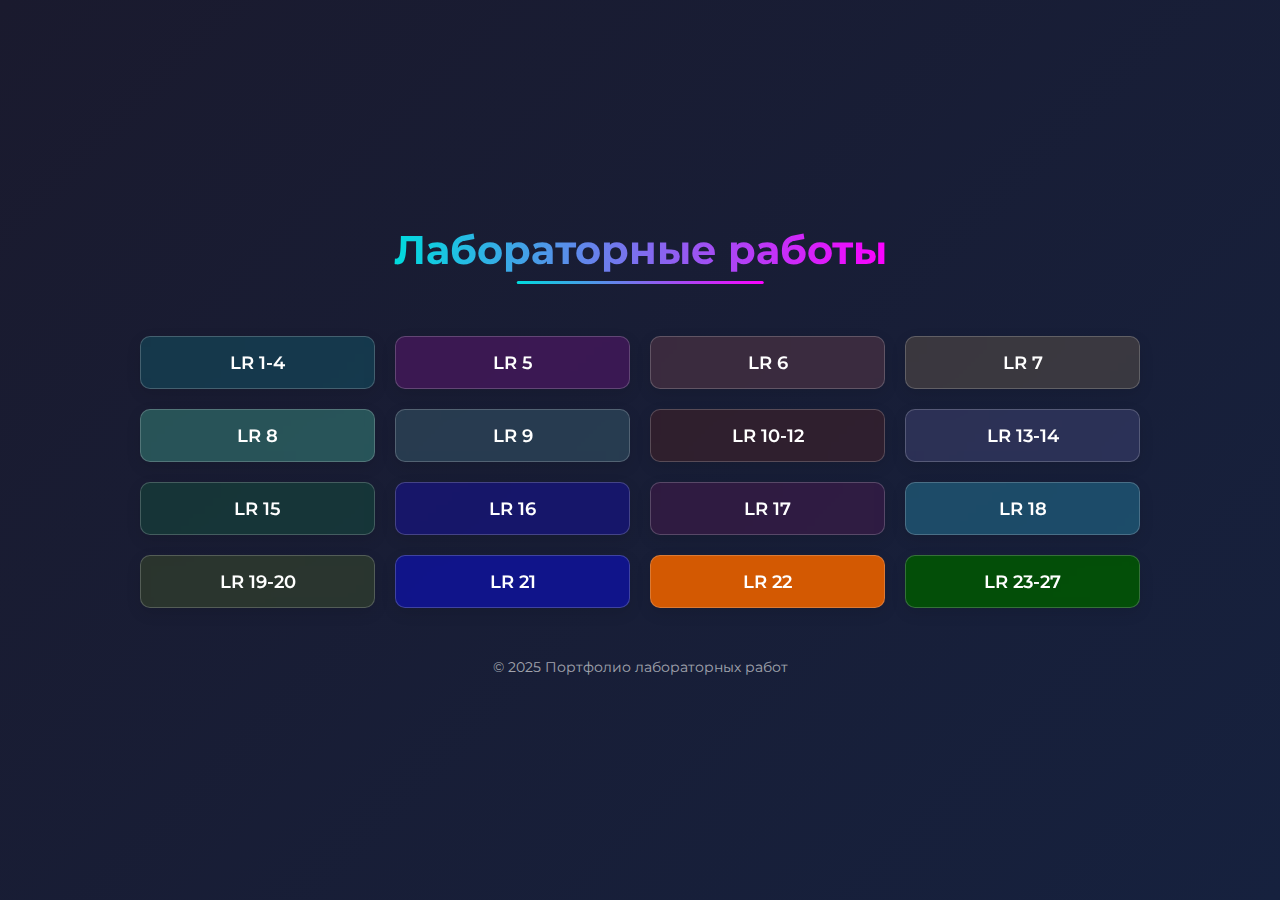
<file: index.html>
<!DOCTYPE html>
<html lang="ru">
<head>
    <meta charset="UTF-8">
    <meta name="viewport" content="width=device-width, initial-scale=1.0">
    <title>Портфолио лабораторных работ</title>
    <style>
        @import url('https://fonts.googleapis.com/css2?family=Montserrat:wght@400;600;700&display=swap');
        
        * {
            margin: 0;
            padding: 0;
            box-sizing: border-box;
            font-family: 'Montserrat', sans-serif;
        }
        
        body {
            background: linear-gradient(135deg, #1a1a2e, #16213e);
            color: #fff;
            min-height: 100vh;
            display: flex;
            justify-content: center;
            align-items: center;
            padding: 20px;
        }
        
        .container {
            max-width: 1000px;
            width: 100%;
            text-align: center;
        }
        
        h1 {
            font-size: 2.5rem;
            margin-bottom: 2rem;
            background: linear-gradient(90deg, #00dbde, #fc00ff);
            -webkit-background-clip: text;
            background-clip: text;
            color: transparent;
            position: relative;
            display: inline-block;
        }
        
        h1::after {
            content: '';
            position: absolute;
            bottom: -10px;
            left: 50%;
            transform: translateX(-50%);
            width: 50%;
            height: 3px;
            background: linear-gradient(90deg, #00dbde, #fc00ff);
            border-radius: 3px;
        }
        
        .buttons-grid {
            display: grid;
            grid-template-columns: repeat(auto-fit, minmax(200px, 1fr));
            gap: 20px;
            margin-top: 30px;
        }
        
        .btn {
            position: relative;
            padding: 15px 20px;
            background: rgba(255, 255, 255, 0.1);
            border: 1px solid rgba(255, 255, 255, 0.2);
            border-radius: 10px;
            color: #fff;
            font-size: 1.1rem;
            font-weight: 600;
            text-decoration: none;
            overflow: hidden;
            transition: all 0.3s ease;
            backdrop-filter: blur(5px);
            box-shadow: 0 5px 15px rgba(0, 0, 0, 0.1);
            z-index: 1;
        }
        
        .btn:hover {
            transform: translateY(-5px);
            box-shadow: 0 10px 20px rgba(0, 0, 0, 0.2);
            border-color: rgba(255, 255, 255, 0.4);
        }
        
        .btn::before {
            content: '';
            position: absolute;
            top: 0;
            left: -100%;
            width: 100%;
            height: 100%;
            background: linear-gradient(90deg, transparent, rgba(255, 255, 255, 0.2), transparent);
            transition: 0.5s;
            z-index: -1;
        }
        
        .btn:hover::before {
            left: 100%;
        }
        
        .btn:nth-child(1) { background: rgba(0, 219, 222, 0.15); }
        .btn:nth-child(2) { background: rgba(252, 0, 255, 0.15); }
        .btn:nth-child(3) { background: rgba(255, 118, 117, 0.15); }
        .btn:nth-child(4) { background: rgba(253, 203, 110, 0.15); }
        .btn:nth-child(5) { background: rgba(85, 239, 195, 0.264); }
        .btn:nth-child(6) { background: rgba(129, 236, 236, 0.15); }
        .btn:nth-child(7) { background: rgba(144, 38, 11, 0.196); }
        .btn:nth-child(8) { background: rgba(162, 155, 254, 0.15); }
        .btn:nth-child(9) { background: rgba(5, 195, 81, 0.15); }
        .btn:nth-child(10) { background: rgba(19, 3, 244, 0.274); }
        .btn:nth-child(11) { background: rgba(181, 11, 127, 0.15); }
        .btn:nth-child(12) { background: rgba(43, 177, 214, 0.304); }
        .btn:nth-child(13) { background: rgba(141, 192, 12, 0.15); }
        .btn:nth-child(14) { background: rgba(12, 15, 192, 0.608); }
        .btn:nth-child(15) { background: rgba(219, 91, 0, 0.963); }
        .btn:nth-child(16) { background: rgba(2, 82, 5, 0.94); }
        
        footer {
            margin-top: 50px;
            font-size: 0.9rem;
            color: rgba(255, 255, 255, 0.6);
        }
        
        @media (max-width: 768px) {
            h1 {
                font-size: 2rem;
            }
            
            .buttons-grid {
                grid-template-columns: 1fr 1fr;
            }
        }
        
        @media (max-width: 480px) {
            h1 {
                font-size: 1.8rem;
            }
            
            .buttons-grid {
                grid-template-columns: 1fr;
            }
        }
    </style>
</head>
<body>
    <div class="container">
        <h1>Лабораторные работы</h1>
        
        <div class="buttons-grid">
            <a href="https://dannikonovich.github.io/PSSIP/pages/lr%201-4/%D0%9F%D0%BE%D1%80%D1%82%D1%84%D0%BE%D0%BB%D0%B8%D0%BE.html" class="btn">LR 1-4</a>
            <a href="https://dannikonovich.github.io/PSSIP/pages/lr%205-8/lr_5/rezin_flex.html" class="btn">LR 5</a>
            <a href="https://dannikonovich.github.io/PSSIP/pages/lr%205-8/lr_6/fix_grid.html" class="btn">LR 6</a>
            <a href="https://dannikonovich.github.io/PSSIP/pages/lr%205-8/lr_7/adaptiv_flex.html" class="btn">LR 7</a>
            <a href="https://dannikonovich.github.io/PSSIP/pages/lr%205-8/lr__8/index.html" class="btn">LR 8</a>
            <a href="https://dannikonovich.github.io/PSSIP/pages/lr%209/%D0%9F%D0%BE%D1%80%D1%82%D1%84%D0%BE%D0%BB%D0%B8%D0%BE.html" class="btn">LR 9</a>
            <a href="https://dannikonovich.github.io/PSSIP/pages/lr%2010-12/%D0%92%D0%B0%D1%80%D0%B8%D0%B0%D0%BD%D1%8241.html" class="btn">LR 10-12</a>
            <a href="https://dannikonovich.github.io/PSSIP/pages/lr%2013-14/%D0%92%D0%B0%D1%80%D0%B8%D0%B0%D0%BD%D1%82%2034.html" class="btn">LR 13-14</a>
            <a href="https://dannikonovich.github.io/PSSIP/pages/lr%2015/lr15.html" class="btn">LR 15</a>
            <a href="https://dannikonovich.github.io/PSSIP/pages/lr%2016/lr16.html" class="btn">LR 16</a>
            <a href="https://dannikonovich.github.io/PSSIP/pages/IDZ/FindSluh.html" class="btn">LR 17</a>
            <a href="https://dannikonovich.github.io/PSSIP/pages/IDZ/FindSluh.html" class="btn">LR 18</a>
            <a href="https://dannikonovich.github.io/PSSIP/pages/IDZ/FindSluh.html" class="btn">LR 19-20</a>
            <a href="https://dannikonovich.github.io/PSSIP/pages/lab21.local/index.php" class="btn">LR 21</a>
            <a href="https://dannikonovich.github.io/PSSIP/pages/lab22.local/index.php" class="btn">LR 22</a>
            <a href="https://dannikonovich.github.io/PSSIP/pages/E-ride.local/public/index.php" class="btn">LR 23-27</a>
        </div>
        
        <footer>
            © 2025 Портфолио лабораторных работ
        </footer>
    </div>
</body>
</html>
</file>
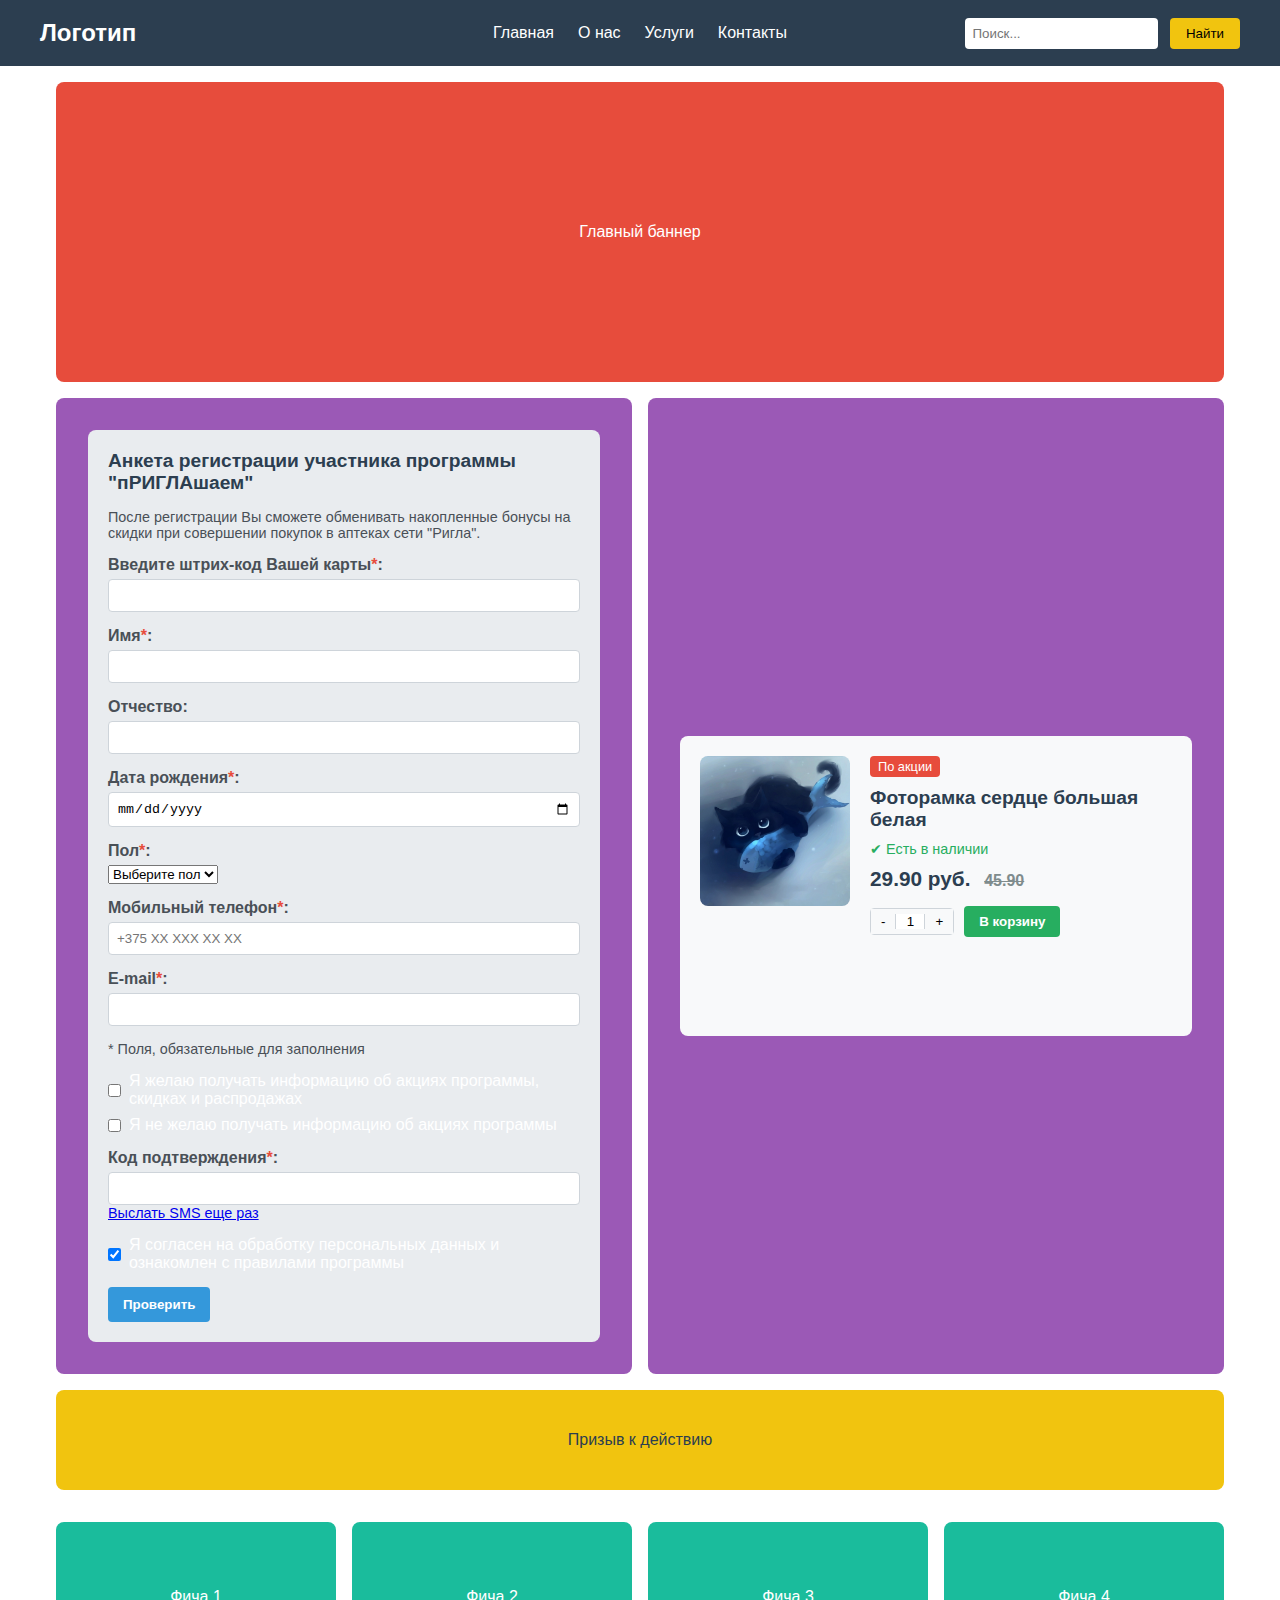
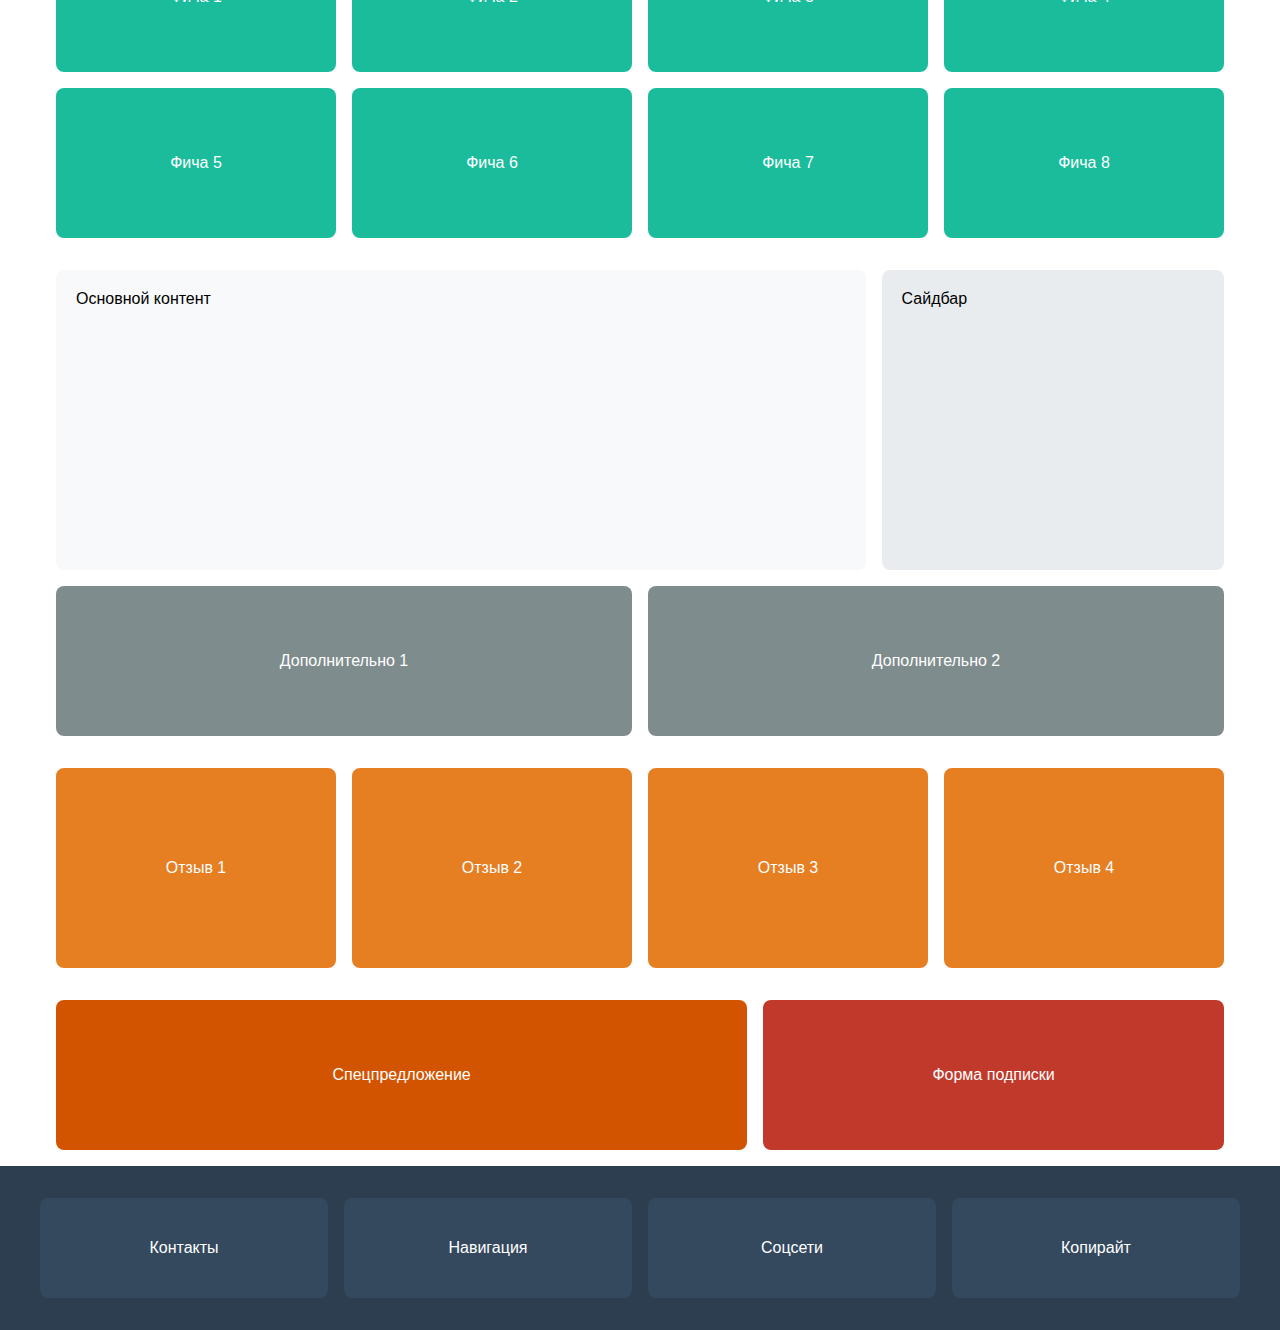
<file: pages/lr 5-8/lr__8/index.html>
<!DOCTYPE html>
<html lang="ru">
<head>
    <meta charset="UTF-8">
    <meta name="viewport" content="width=device-width, initial-scale=1.0">
    <title>24 Flex Blocks</title>
    <link rel="stylesheet" href="./style.css">
</head>
<body>
    <!-- Шапка сайта (блок 1) -->
    <header class="header">
        <div class="header-content">
            <div class="logo">Логотип</div>
            
            <nav class="nav">
                <a href="#">Главная</a>
                <a href="#">О нас</a>
                <a href="#">Услуги</a>
                <a href="#">Контакты</a>
            </nav>
            
            <div class="search">
                <input type="text" placeholder="Поиск...">
                <button>Найти</button>
            </div>
            
            <div class="burger-menu">
                <span class="burger-line"></span>
                <span class="burger-line"></span>
                <span class="burger-line"></span>
            </div>
        </div>
    </header>

    <!-- Основное содержимое -->
    <main class="main">
        <!-- Блоки 2-5 -->
        <section class="hero">
            <div class="hero-item hero-main">Главный баннер</div>
            <div class="hero-item hero-secondary">
                <div class="content-sidebar">
                    <!-- Форма регистрации -->
                    <form id="registrationForm" class="registration-form" novalidate>
                        <h2>Анкета регистрации участника программы "пРИГЛАшаем"</h2>
                        <p>После регистрации Вы сможете обменивать накопленные бонусы на скидки при совершении покупок в аптеках сети "Ригла".</p>
                        
                        <div class="form-group">
                            <label for="barcode">Введите штрих-код Вашей карты<span class="required">*</span>:</label>
                            <input type="text" id="barcode" name="barcode" required maxlength="13" pattern="[0-9]{13}">
                            <div class="error-message" id="barcode-error">Пожалуйста, введите 13-значный штрих-код</div>
                        </div>
                        
                        <div class="form-group">
                            <label for="name">Имя<span class="required">*</span>:</label>
                            <input type="text" id="name" name="name" required minlength="2" maxlength="30" pattern="[А-Яа-яЁё\s]+">
                            <div class="error-message" id="name-error">Пожалуйста, введите имя (только буквы, 2-30 символов)</div>
                        </div>
                        
                        <div class="form-group">
                            <label for="middlename">Отчество:</label>
                            <input type="text" id="middlename" name="middlename" maxlength="30" pattern="[А-Яа-яЁё\s]*">
                            <div class="error-message" id="middlename-error">Можно использовать только буквы (до 30 символов)</div>
                        </div>
                        
                        <div class="form-group">
                            <label for="birthdate">Дата рождения<span class="required">*</span>:</label>
                            <input type="date" id="birthdate" name="birthdate" required max="2023-12-31">
                            <div class="error-message" id="birthdate-error">Пожалуйста, введите корректную дату рождения (не будущую дату)</div>
                        </div>
                        
                        <div class="form-group">
                            <label for="gender">Пол<span class="required">*</span>:</label>
                            <select id="gender" name="gender" required>
                                <option value="">Выберите пол</option>
                                <option value="male">Мужской</option>
                                <option value="female">Женский</option>
                            </select>
                            <div class="error-message" id="gender-error">Пожалуйста, выберите пол</div>
                        </div>
                        
                        <div class="form-group">
                            <label for="phone">Мобильный телефон<span class="required">*</span>:</label>
                            <input type="tel" id="phone" name="phone" required 
                                   pattern="\+375\s?[0-9]{2}\s?[0-9]{3}\s?[0-9]{2}\s?[0-9]{2}" 
                                   placeholder="+375 XX XXX XX XX"
                                   maxlength="17">
                            <div class="error-message" id="phone-error">Пожалуйста, введите телефон в формате +375 XX XXX XX XX</div>
                        </div>

                        
                        <div class="form-group">
                            <label for="email">E-mail<span class="required">*</span>:</label>
                            <input type="email" id="email" name="email" required maxlength="50">
                            <div class="error-message" id="email-error">Пожалуйста, введите корректный email (максимум 50 символов)</div>
                        </div>
                        
                        <p><span class="required">*</span> Поля, обязательные для заполнения</p>
                        
                        <div class="checkbox-group">
                            <label>
                                <input type="checkbox" name="receive_info">
                                Я желаю получать информацию об акциях программы, скидках и распродажах
                            </label>
                            <label>
                                <input type="checkbox" name="dont_receive_info">
                                Я не желаю получать информацию об акциях программы
                            </label>
                        </div>
                        
                        <div class="form-group">
                            <label for="confirmation">Код подтверждения<span class="required">*</span>:</label>
                            <input type="text" id="confirmation" name="confirmation" required 
                                   pattern="[0-9]{4}" maxlength="4">
                            <div class="error-message" id="confirmation-error">Пожалуйста, введите 4-значный код подтверждения</div>
                            <p><a href="#" id="resend-sms">Выслать SMS еще раз</a></p>
                        </div>
                        
                        <div class="checkbox-group">
                            <label>
                                <input type="checkbox" name="agree" id="agree" checked required>
                                Я согласен на обработку персональных данных и ознакомлен с правилами программы
                            </label>
                            <div class="error-message" id="agree-error">Необходимо ваше согласие</div>
                        </div>
                        
                        <button type="submit" class="submit-btn">Проверить</button>
                    </form>
                </div>
            </div>
            <div class="hero-item hero-secondary">
                <div class="content-main">
                    <!-- Микросетка товара по акции -->
                    <div class="product-card">
                        <div class="product-image">
                            <img class="img-c" src="./cat.jpg" alt="Изображение товара">
                        </div>
                        <div class="product-info">
                            <span class="product-badge">По акции</span>
                            <h3 class="product-title">Фоторамка сердце большая белая</h3>
                            <div class="product-availability">✔ Есть в наличии</div>
                            <div class="product-price">
                                29.90 руб.
                                <span class="product-old-price">45.90</span>
                            </div>
                            <div class="product-actions">
                                <div class="quantity-selector">
                                    <button class="quantity-btn">-</button>
                                    <input type="text" class="quantity-input" value="1">
                                    <button class="quantity-btn">+</button>
                                </div>
                                <button class="add-to-cart">В корзину</button>
                            </div>
                        </div>
                    </div>
                </div>
            </div>
            <div class="hero-item hero-cta">Призыв к действию</div>
        </section>

        <!-- Блоки 6-13 -->
        <section class="features">
            <div class="feature-card">Фича 1</div>
            <div class="feature-card">Фича 2</div>
            <div class="feature-card">Фича 3</div>
            <div class="feature-card">Фича 4</div>
            <div class="feature-card">Фича 5</div>
            <div class="feature-card">Фича 6</div>
            <div class="feature-card">Фича 7</div>
            <div class="feature-card">Фича 8</div>
        </section>

        <!-- Блоки 14-17 -->
        <section class="content">
            <div class="content-main">Основной контент</div>
            <div class="content-sidebar">Сайдбар</div>
            <div class="content-extra">Дополнительно 1</div>
            <div class="content-extra">Дополнительно 2</div>
        </section>

        <!-- Блоки 18-21 -->
        <section class="testimonials">
            <div class="testimonial">Отзыв 1</div>
            <div class="testimonial">Отзыв 2</div>
            <div class="testimonial">Отзыв 3</div>
            <div class="testimonial">Отзыв 4</div>
        </section>

        <!-- Блоки 22-23 -->
        <section class="cta-section">
            <div class="cta-left">Спецпредложение</div>
            <div class="cta-right">Форма подписки</div>
        </section>
    </main>

    <!-- Подвал сайта (блок 24) -->
    <footer class="footer">
        <div class="footer-content">
            <div class="footer-section">Контакты</div>
            <div class="footer-section">Навигация</div>
            <div class="footer-section">Соцсети</div>
            <div class="footer-section">Копирайт</div>
        </div>
    </footer>
    
    <script>
        document.addEventListener('DOMContentLoaded', function() {
            const burgerMenu = document.querySelector('.burger-menu');
            const nav = document.querySelector('.nav');
            
            burgerMenu.addEventListener('click', function() {
                // Переключаем класс active у бургер-меню
                this.classList.toggle('active');
                // Переключаем класс active у навигации
                nav.classList.toggle('active');
                
                // Блокируем/разблокируем прокрутку страницы при открытом меню
                if (nav.classList.contains('active')) {
                    document.body.style.overflow = 'hidden';
                } else {
                    document.body.style.overflow = '';
                }
            });
            
            // Закрываем меню при клике на ссылку
            const navLinks = document.querySelectorAll('.nav a');
            navLinks.forEach(link => {
                link.addEventListener('click', function() {
                    burgerMenu.classList.remove('active');
                    nav.classList.remove('active');
                    document.body.style.overflow = '';
                });
            });
            
            // Обработчики для кнопок количества товара
            const quantityBtns = document.querySelectorAll('.quantity-btn');
            quantityBtns.forEach(btn => {
                btn.addEventListener('click', function() {
                    const input = this.parentElement.querySelector('.quantity-input');
                    let value = parseInt(input.value);
                    
                    if (this.textContent === '+' && value < 99) {
                        input.value = value + 1;
                    } else if (this.textContent === '-' && value > 1) {
                        input.value = value - 1;
                    }
                });
            });

            // Валидация формы
            const form = document.getElementById('registrationForm');
            const inputs = form.querySelectorAll('input, select');
            
            // Добавляем обработчики событий для всех полей ввода
            inputs.forEach(input => {
                // Проверка при потере фокуса
                input.addEventListener('blur', function() {
                    validateField(this);
                });
                
                // Сброс ошибки при начале ввода
                input.addEventListener('input', function() {
                    if (this.classList.contains('invalid')) {
                        this.classList.remove('invalid');
                        const errorElement = document.getElementById(`${this.id}-error`);
                        if (errorElement) errorElement.style.display = 'none';
                    }
                });
            });
            
            // Обработчик отправки формы
            form.addEventListener('submit', function(e) {
                e.preventDefault();
                
                let isValid = true;
                inputs.forEach(input => {
                    if (!validateField(input)) {
                        isValid = false;
                    }
                });
                
                if (isValid) {
                    alert('Форма успешно отправлена!');
                    // Здесь можно отправить форму на сервер
                    // form.submit();
                } else {
                    // Прокрутка к первой ошибке
                    const firstError = form.querySelector('.invalid');
                    if (firstError) {
                        firstError.scrollIntoView({ behavior: 'smooth', block: 'center' });
                    }
                }
            });
            
            // Функция валидации отдельного поля
            function validateField(field) {
                const errorElement = document.getElementById(`${field.id}-error`);

                // Проверка на обязательное заполнение
                if (field.required && !field.value.trim()) {
                    showError(field, errorElement, 'Это поле обязательно для заполнения');
                    return false;
                }

                // Специальная проверка для даты рождения
                if (field.id === 'birthdate') {
                    const today = new Date();
                    const birthDate = new Date(field.value);
                    if (birthDate > today) {
                        showError(field, errorElement, 'Дата рождения не может быть в будущем');
                        return false;
                    }
                    return true;
                }

                // Проверка максимальной длины (только для полей, где это имеет смысл)
                if (field.maxLength > 0 && field.value.length > field.maxLength) {
                    showError(field, errorElement, `Максимальная длина: ${field.maxLength} символов`);
                    return false;
                }
    

                // Проверка на обязательное заполнение
                if (field.required && !field.value.trim()) {
                    showError(field, errorElement, 'Это поле обязательно для заполнения');
                    return false;
                }
                
                // Проверка минимальной длины
                if (field.minLength && field.value.length < field.minLength) {
                    showError(field, errorElement, `Минимальная длина: ${field.minLength} символов`);
                    return false;
                }
                
                // Проверка максимальной длины
                if (field.maxLength && field.value.length > field.maxLength) {
                    showError(field, errorElement, `Максимальная длина: ${field.maxLength} символов`);
                    return false;
                }
                
                // Проверка по pattern
                if (field.pattern) {
                    const regex = new RegExp(field.pattern);
                    if (!regex.test(field.value)) {
                        let message = 'Неверный формат';
                        
                        // Специальные сообщения для разных полей
                        if (field.id === 'phone') {
                            message = 'Введите телефон в формате +375 XX XXX XX XX';
                        } else if (field.id === 'barcode') {
                            message = 'Штрих-код должен содержать 13 цифр';
                        } else if (field.id === 'name' || field.id === 'middlename') {
                            message = 'Можно использовать только буквы';
                        } else if (field.id === 'confirmation') {
                            message = 'Код должен содержать 4 цифры';
                        }
                        
                        showError(field, errorElement, message);
                        return false;
                    }
                }
                
                // Специальная проверка для email
                if (field.type === 'email' && field.value) {
                    const emailRegex = /^[^\s@]+@[^\s@]+\.[^\s@]+$/;
                    if (!emailRegex.test(field.value)) {
                        showError(field, errorElement, 'Введите корректный email');
                        return false;
                    }
                }
                
                // Специальная проверка для чекбокса согласия
                if (field.id === 'agree' && !field.checked) {
                    showError(field, errorElement, 'Необходимо ваше согласие');
                    return false;
                }
                
                // Если все проверки пройдены
                if (errorElement) errorElement.style.display = 'none';
                field.classList.remove('invalid');
                return true;
            }
            
            // Функция показа ошибки
            function showError(field, errorElement, message) {
                field.classList.add('invalid');
                if (errorElement) {
                    errorElement.textContent = message;
                    errorElement.style.display = 'block';
                }
            }
            
            // Обработчик для кнопки "Выслать SMS еще раз"
            document.getElementById('resend-sms').addEventListener('click', function(e) {
                e.preventDefault();
                alert('SMS с кодом подтверждения отправлено повторно');
                // Здесь можно добавить реальную логику отправки SMS
            });
        });
    </script>
</body>
</html>
</file>
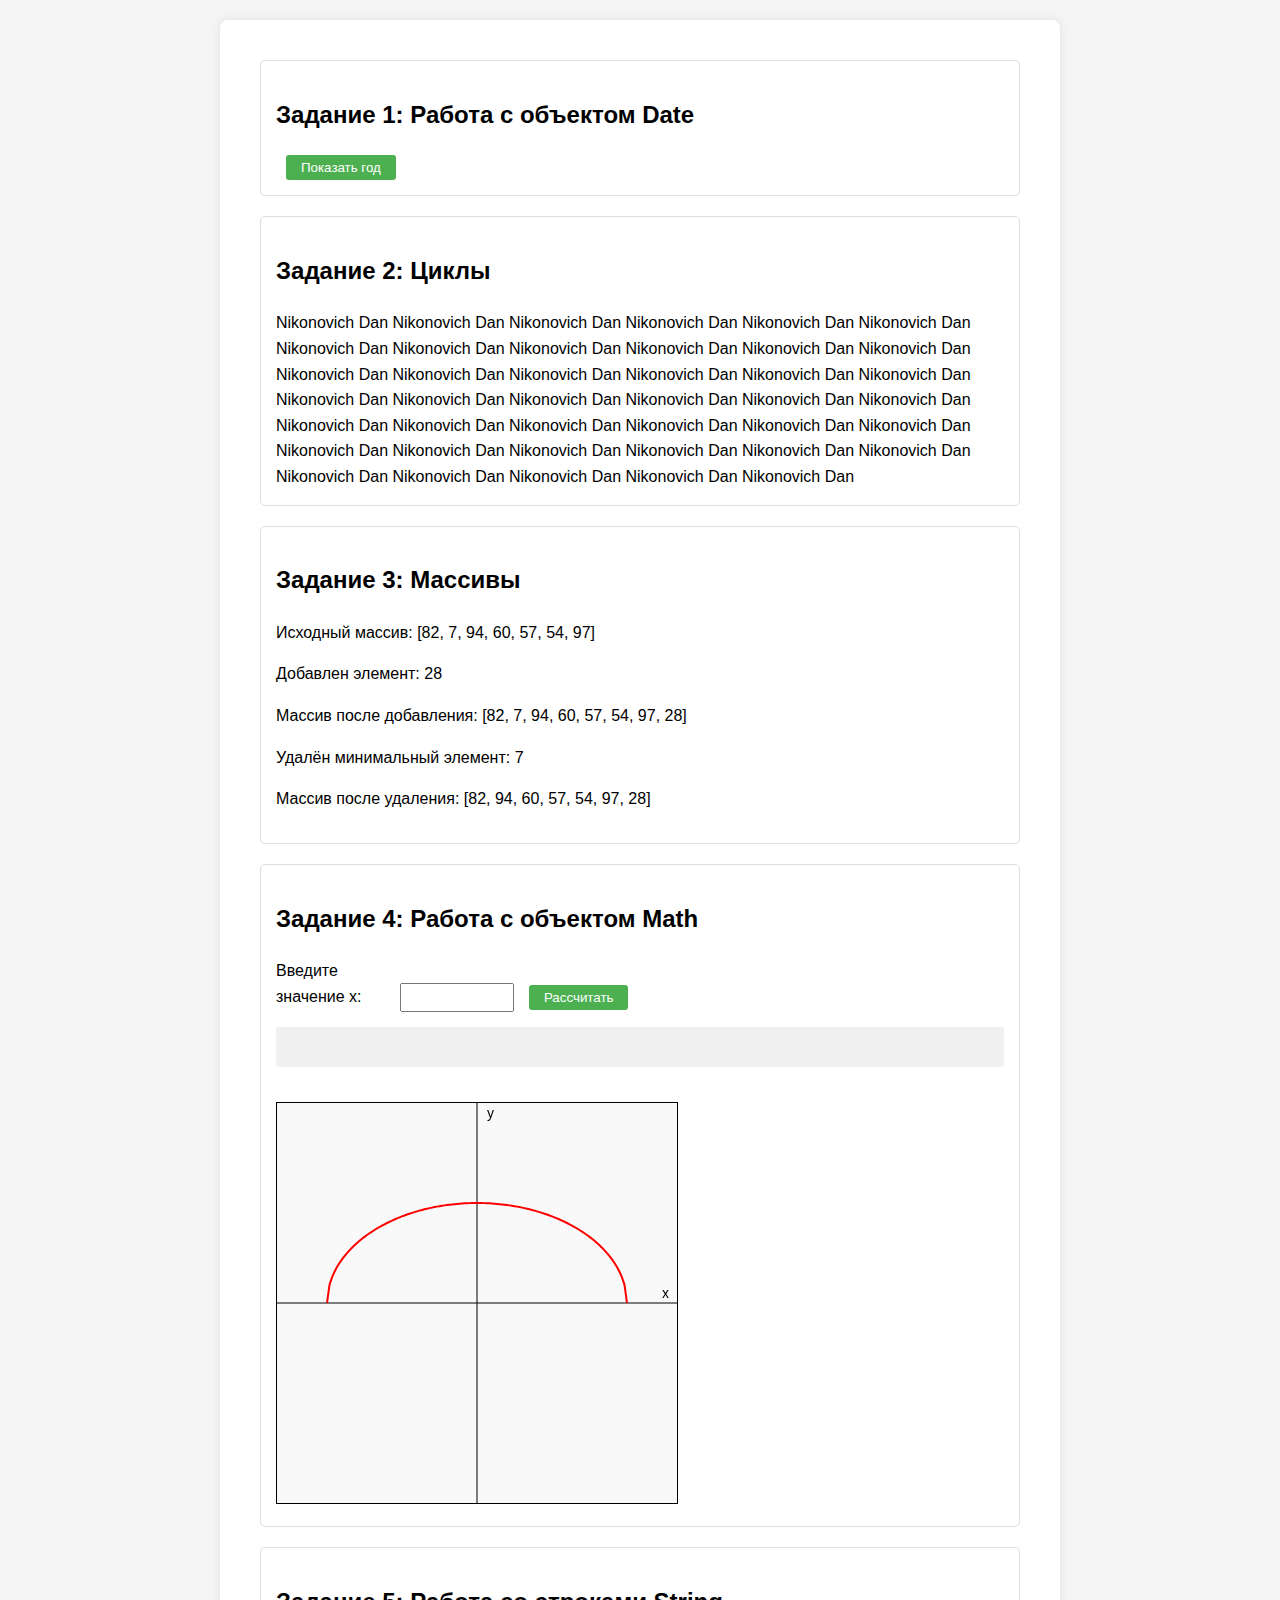
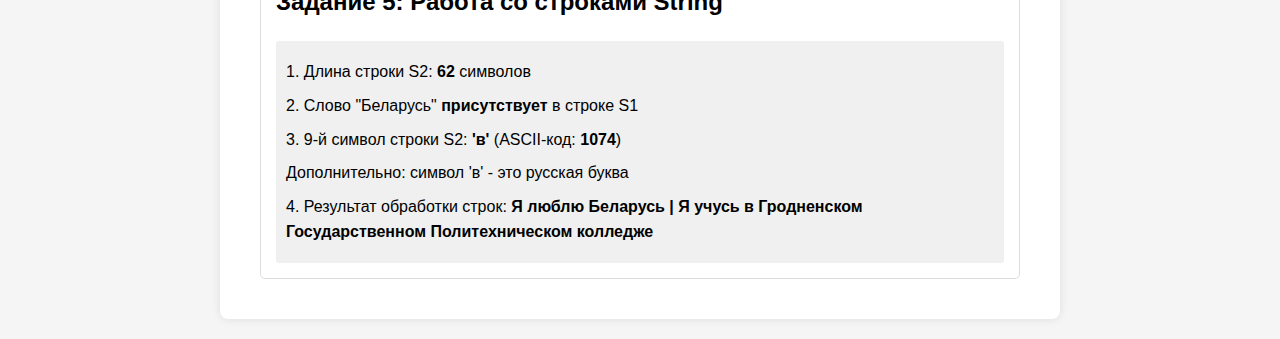
<file: pages/lr 10-12/Вариант41.html>
<!DOCTYPE html>
<html lang="ru">
<head>
    <meta charset="UTF-8">
    <meta name="viewport" content="width=device-width, initial-scale=1.0">
    <title>Вариант 41</title>
    <link rel="stylesheet" href="./style.css">
    <!-- script 1 -->
    <script>
        document.addEventListener('DOMContentLoaded', function() {
            document.getElementById('showYearBtn').addEventListener('click', function() {
                const now = new Date();
                const formattedDate = `${now.getSeconds()}-${now.getHours()}`;
                                alert(formattedDate);
            });
        });
    </script>
</head>
<body>
    <div class="container">
        <!-- Задание 1 -->
        <section class="task">
            <h2>Задание 1: Работа с объектом Date</h2>
            <button id="showYearBtn">Показать год</button>
        </section>

        <!-- Задание 2 -->
        <section class="task">
            <h2>Задание 2: Циклы</h2>
            <div id="nameOutput"></div>
        </section>

        <!-- Задание 3 -->
        <section class="task">
            <h2>Задание 3: Массивы</h2>
            <div id="arrayOutput"></div>
        </section>

        <!-- Задание 4 -->
        <section class="task">
        <h2>Задание 4: Работа с объектом Math</h2>
        
        <!-- Пользовательская форма -->
        <div class="form-group">
            <label for="xValue">Введите значение x:</label>
            <input type="number" id="xValue" step="0.01">
            <button id="calculateBtn">Рассчитать</button>
        </div>
        
        <div id="resultOutput"></div>
        <canvas id="graphCanvas" width="400" height="400"></canvas>
        </section>

         <!-- Задание 5 -->
        <section class="task">
            <h2>Задание 5: Работа со строками String</h2>
            <div id="stringOutput"></div>
        </section>
    </div>

    <!-- script 2 -->
    <script>
            const nameOutput = document.getElementById('nameOutput');
    const firstName = "Nikonovich";
    const lastName = "Dan";
        
    for (let i = 0; i < 41; i++) { // 41 - номер варианта
        nameOutput.textContent += `${firstName} ${lastName} `;
    }
    </script>

    <!-- script 3 -->
    <script>
    const arrayOutput = document.getElementById('arrayOutput');

    // Создаем массив из 7 случайных элементов (от 1 до 100)
    let arr = Array.from({length: 7}, () => Math.floor(Math.random() * 100) + 1);
    arrayOutput.innerHTML += `<p>Исходный массив: [${arr.join(', ')}]</p>`;

    // Добавляем новый случайный элемент
    const newElement = Math.floor(Math.random() * 100) + 1;
    arr.push(newElement);
    arrayOutput.innerHTML += `<p>Добавлен элемент: ${newElement}</p>`;
    arrayOutput.innerHTML += `<p>Массив после добавления: [${arr.join(', ')}]</p>`;

    // Удаляем минимальный элемент
    const minValue = Math.min(...arr);
    const minIndex = arr.indexOf(minValue);
    arr.splice(minIndex, 1);
    arrayOutput.innerHTML += `<p>Удалён минимальный элемент: ${minValue}</p>`;
    arrayOutput.innerHTML += `<p>Массив после удаления: [${arr.join(', ')}]</p>`;
    </script>

</body>
<!-- script 4 -->
<script src="scripts/math-script.js"></script>
<!-- script 5 -->
<script src="scripts/string-script.js"></script>
</html>
</file>
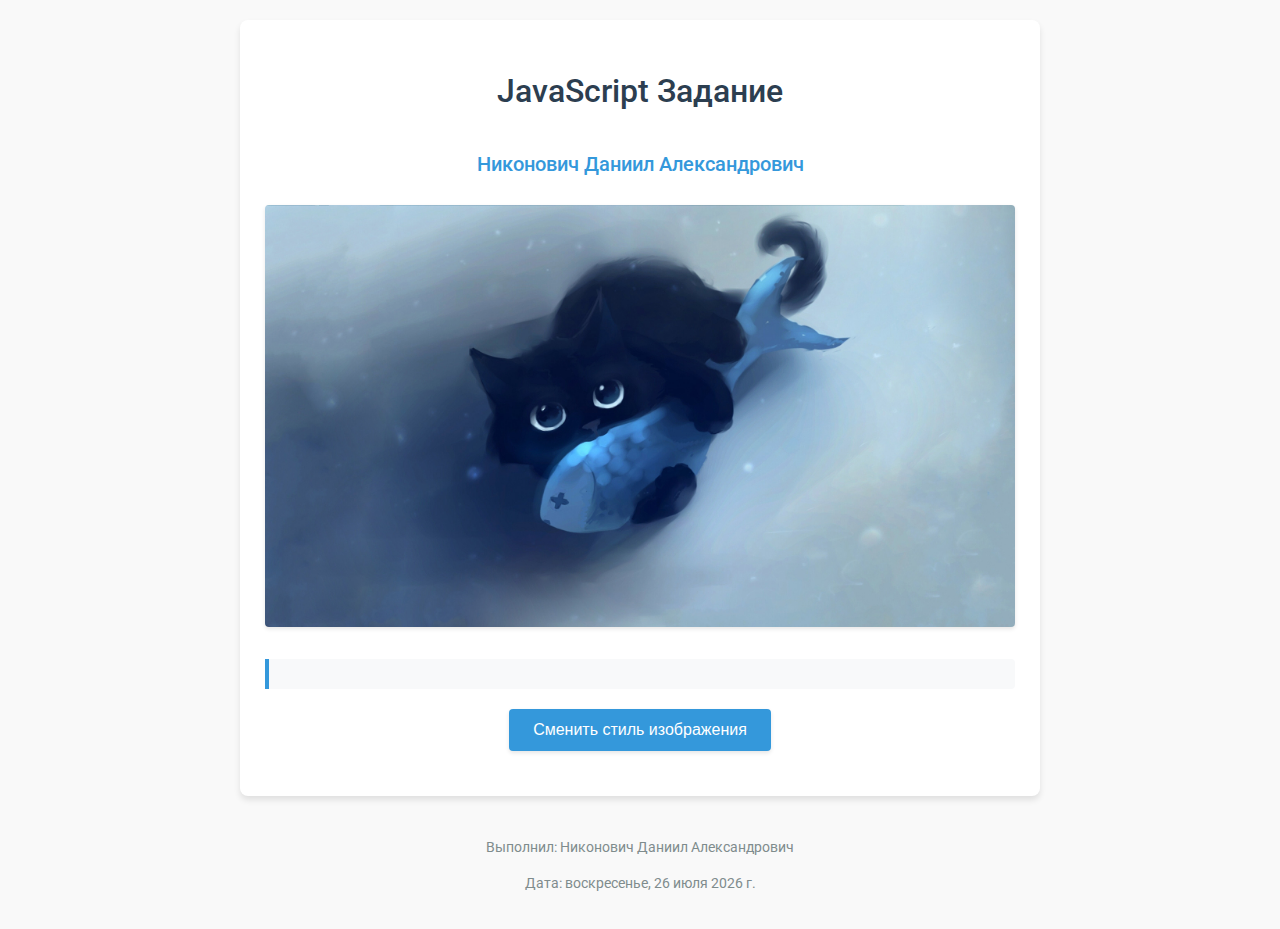
<file: pages/lr 13-14/Вариант 34.html>
<!DOCTYPE html>
<html lang="ru">
<head>
    <meta charset="UTF-8">
    <meta name="viewport" content="width=device-width, initial-scale=1.0">
    <title>Задание по JavaScript</title>
    <link href="https://fonts.googleapis.com/css2?family=Roboto:wght@300;400;500&display=swap" rel="stylesheet">
    <link rel="stylesheet" href="./style.css">
</head>
<body>
    <div class="card">
        <h1>JavaScript Задание</h1>
        
        <!-- Задание 1 -->
        <div class="fio">Никонович Даниил Александрович</div>
        
        <div id="imageContainer">
            <img id="myImage" src="./cat.jpg" alt="Красивое изображение природы">
        </div>
        
        <div class="info-box" id="imagesInfo"></div>
        
        <button id="styleButton">Сменить стиль изображения</button>
    </div>

    <script>
        // Задание 2
        setTimeout(function() {
            // 2.1 Получить информацию об изображениях на странице
            const images = document.getElementsByTagName('img');
            let imagesInfo = "<h3>Информация об изображениях на странице:</h3><ul>";
            
            for(let i = 0; i < images.length; i++) {
                imagesInfo += `<li>Изображение ${i+1}:<br> 
                              Размер: ${images[i].naturalWidth}px × ${images[i].naturalHeight}px<br>
                              Источник: ${images[i].src}<br>
                              Альтернативный текст: ${images[i].alt}</li>`;
            }
            
            imagesInfo += "</ul>";
            document.getElementById('imagesInfo').innerHTML = imagesInfo;
            
            // 2.3 Создать и добавить ссылку после элемента №2 (imageContainer)
            const link = document.createElement('a');
            link.href = "https://github.com";
            link.textContent = "Ссылка на мой любимый сайт - GitHub";
            link.id = "favoriteLink";
            link.target = "_blank";
            
            const imageContainer = document.getElementById('imageContainer');
            imageContainer.parentNode.insertBefore(link, imageContainer.nextSibling);
            
        }, 5000);
        
        // Задание 3
        document.getElementById('styleButton').addEventListener('click', function() {
            const image = document.getElementById('myImage');
            
            // Переключаем класс с новыми стилями
            image.classList.toggle('modified-image');
            
            // Изменяем текст кнопки после применения стилей
            if (image.classList.contains('modified-image')) {
                this.textContent = "Вернуть исходный стиль";
                this.style.backgroundColor = "#2ecc71";
            } else {
                this.textContent = "Сменить стиль изображения";
                this.style.backgroundColor = "#3498db";
            }
        });
        
        // Задание 4
        window.onload = function() {
            // 4.1 Получить информацию о браузере
            let browserName;
            const userAgent = navigator.userAgent;
            
            if (userAgent.indexOf("Firefox") > -1) {
                browserName = "Mozilla Firefox";
            } else if (userAgent.indexOf("SamsungBrowser") > -1) {
                browserName = "Samsung Browser";
            } else if (userAgent.indexOf("Opera") > -1 || userAgent.indexOf("OPR") > -1) {
                browserName = "Opera";
            } else if (userAgent.indexOf("Trident") > -1) {
                browserName = "Microsoft Internet Explorer";
            } else if (userAgent.indexOf("Edge") > -1) {
                browserName = "Microsoft Edge";
            } else if (userAgent.indexOf("Chrome") > -1) {
                browserName = "Google Chrome";
            } else if (userAgent.indexOf("Safari") > -1) {
                browserName = "Apple Safari";
            } else {
                browserName = "Неизвестный браузер";
            }
            
            let browserInfo = `
                <h2>Информация о браузере</h2>
                <p><strong>Название:</strong> ${browserName}</p>
                <p><strong>Версия:</strong> ${navigator.appVersion}</p>
                <p><strong>Пользовательский агент:</strong><br> ${navigator.userAgent}</p>
                <p><strong>Платформа:</strong> ${navigator.platform}</p>
            `;
            
            // 4.2 Открыть новое окно с информацией
            const newWindow = window.open("", "", "width=500,height=300,scrollbars=yes");
            newWindow.document.title = "Вариант 34 Никонович Д. А.";
            newWindow.document.body.style.fontFamily = "'Roboto', sans-serif";
            newWindow.document.body.style.padding = "20px";
            newWindow.document.body.style.color = "#333";
            newWindow.document.body.innerHTML = `
                <div style="background: #f8f9fa; padding: 15px; border-radius: 8px;">
                    ${browserInfo}
                    <p><strong>Размер экрана:</strong> ${screen.width}px × ${screen.height}px</p>
                    <p><strong>Глубина цвета:</strong> ${screen.colorDepth} бит</p>
                </div>
            `;
        };
    </script>

    <footer>
        <p>Выполнил: Никонович Даниил Александрович</p>
        <p>Дата: <span id="currentDate"></span></p>
    </footer>

    <script>
        // Добавляем текущую дату в футер
        const options = { weekday: 'long', year: 'numeric', month: 'long', day: 'numeric' };
        document.getElementById('currentDate').textContent = new Date().toLocaleDateString('ru-RU', options);
    </script>
</body>
</html>
</file>
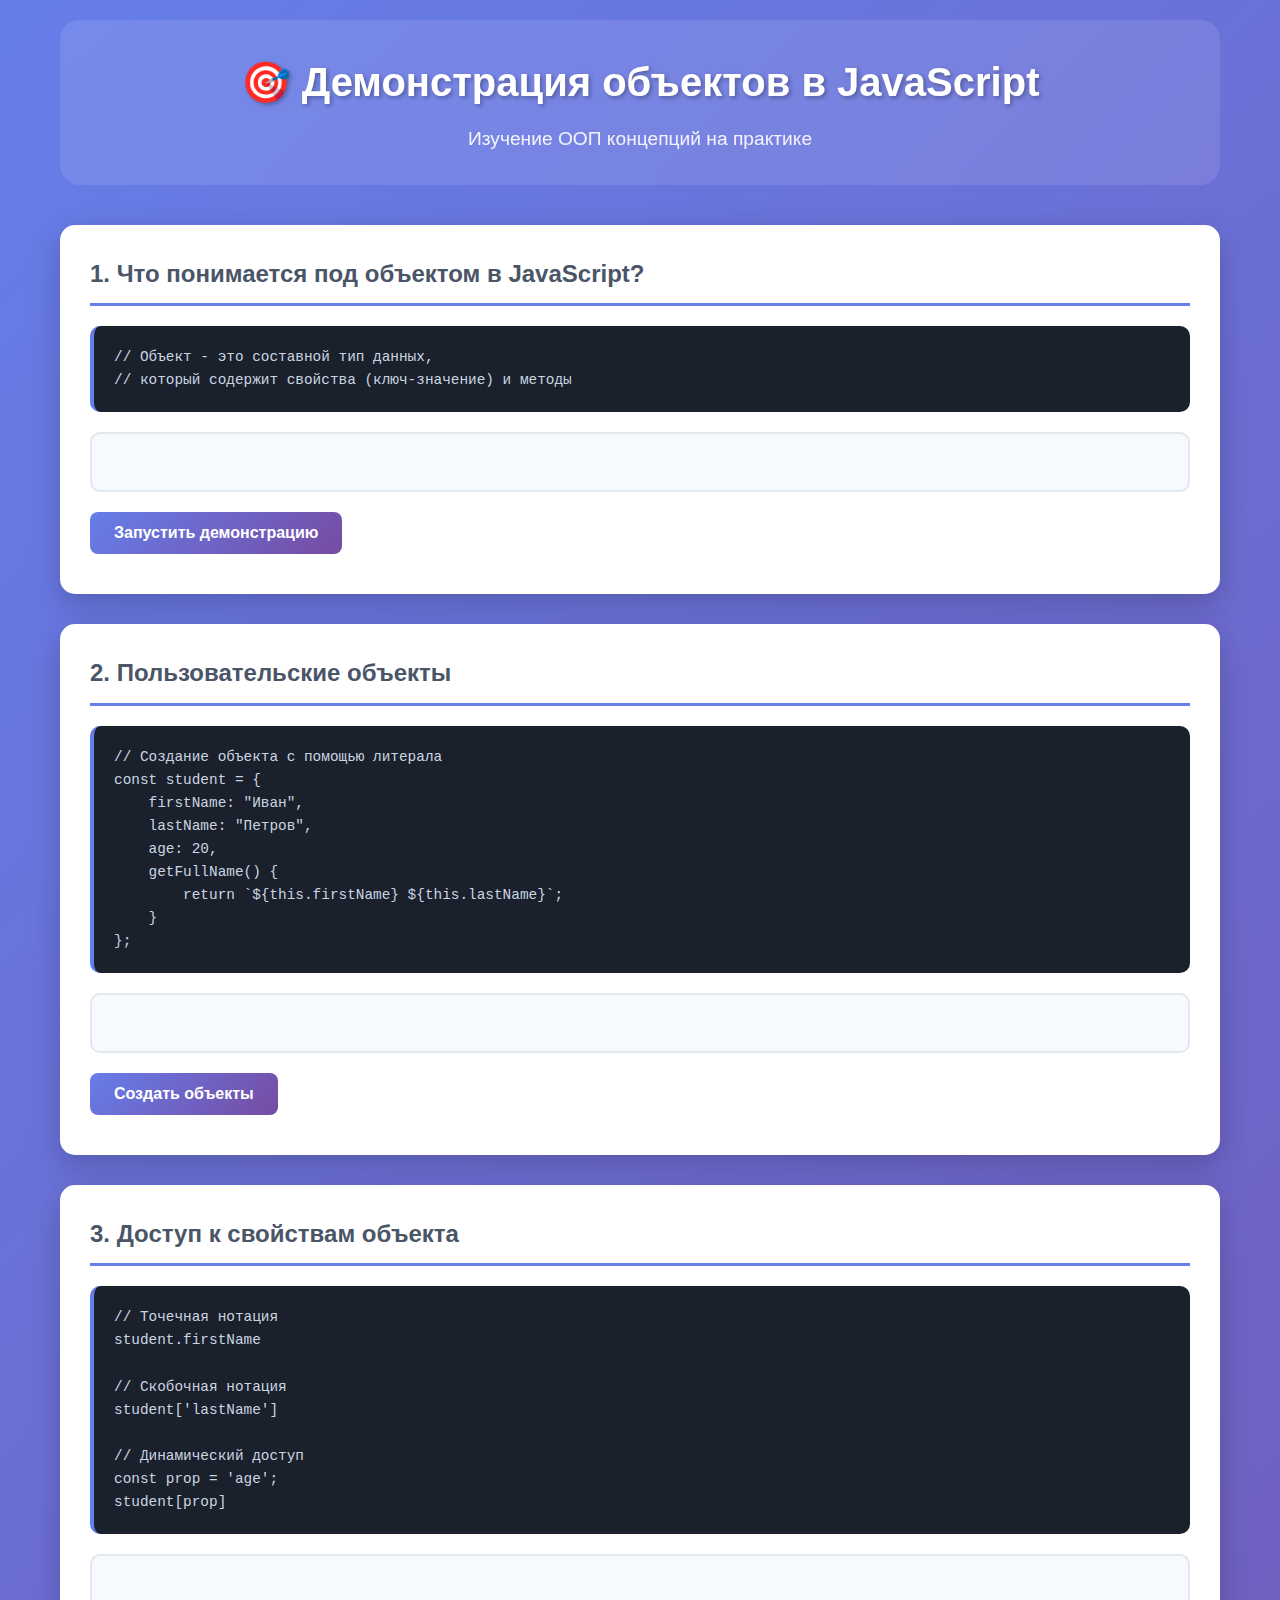
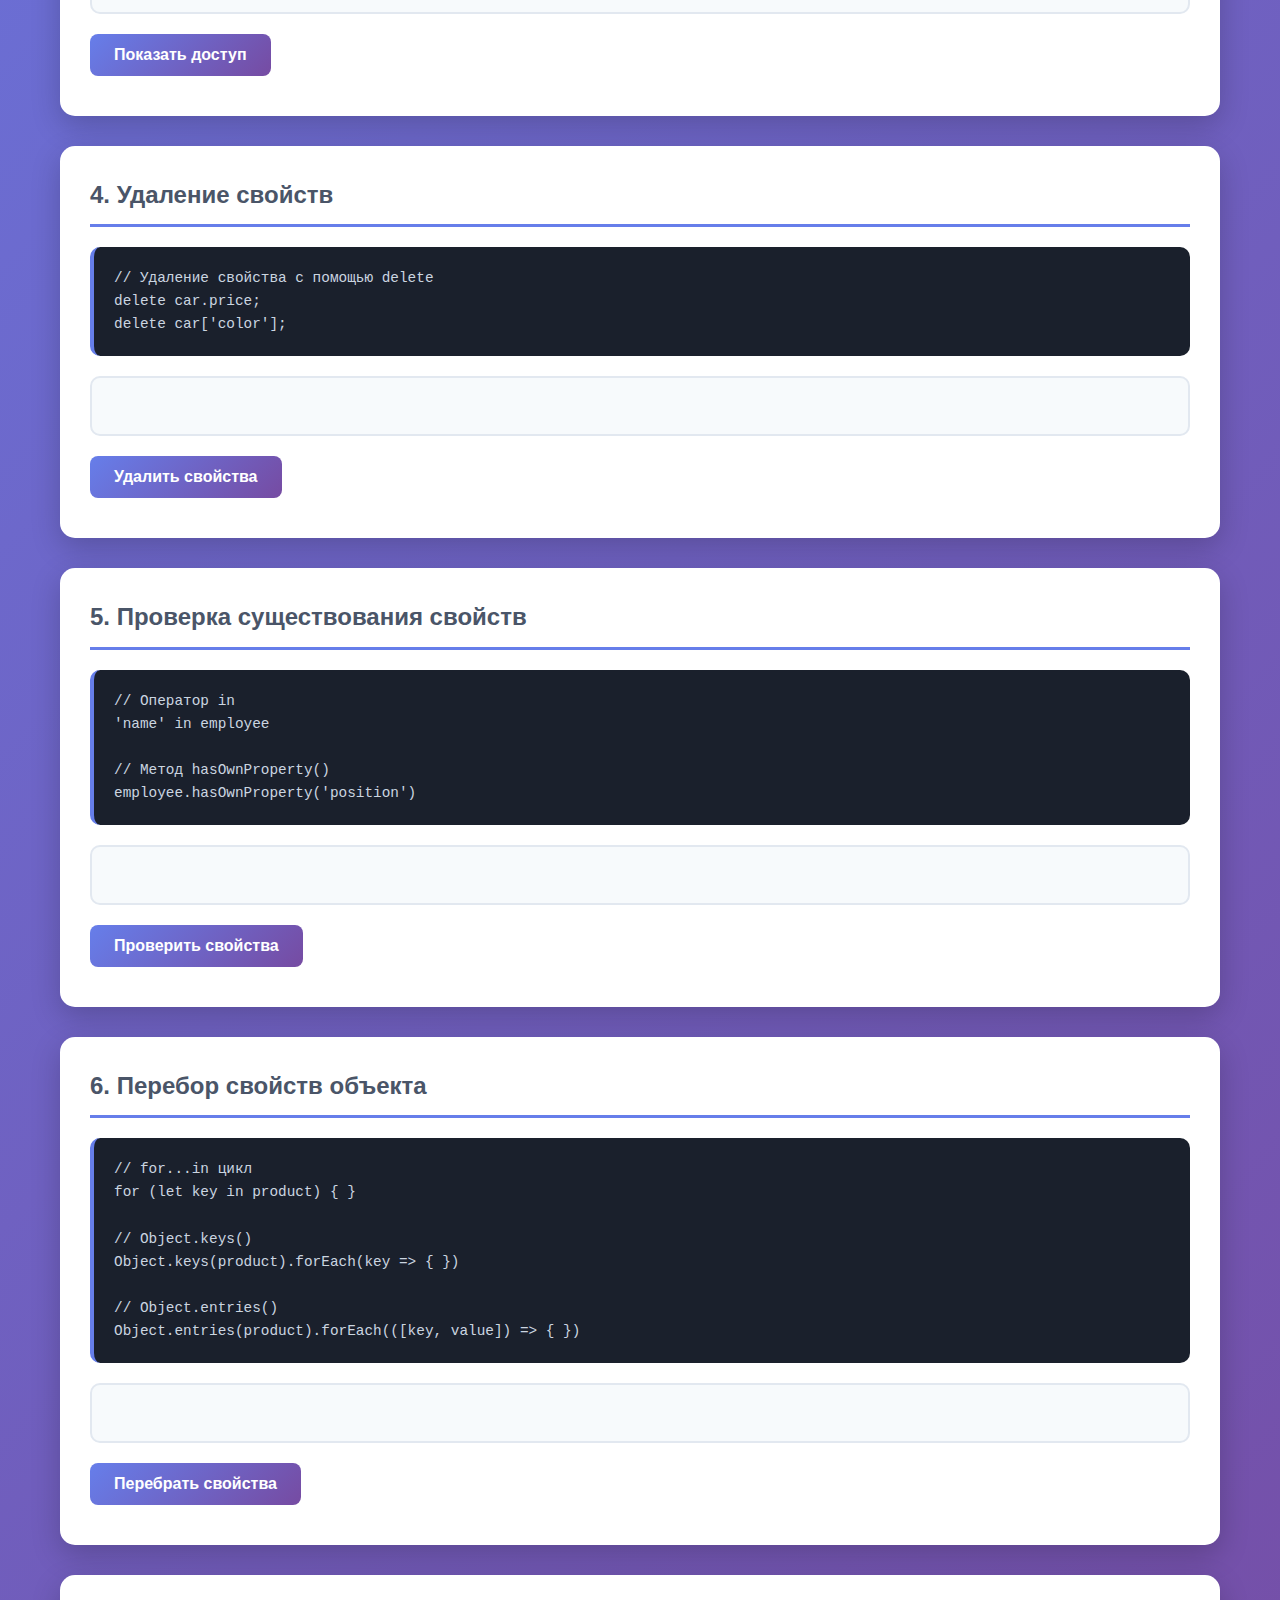
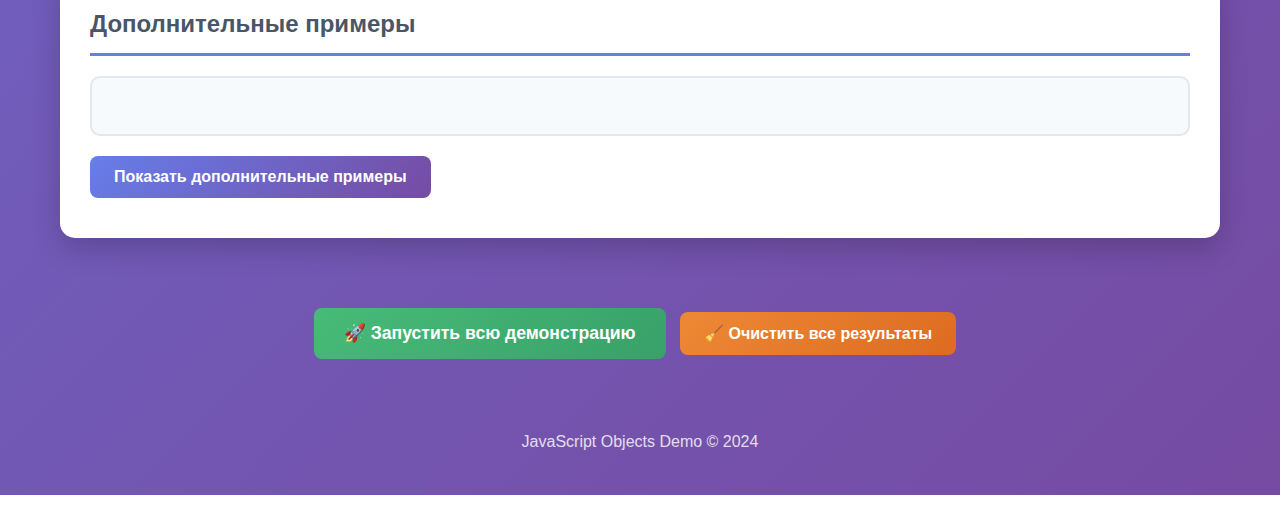
<file: pages/lr 15/lr15.html>
<!DOCTYPE html>
<html lang="ru">
<head>
    <meta charset="UTF-8">
    <meta name="viewport" content="width=device-width, initial-scale=1.0">
    <title>JavaScript Objects Demo</title>
    <link rel="stylesheet" href="style.css">
</head>
<body>
    <div class="container">
        <header class="header">
            <h1>🎯 Демонстрация объектов в JavaScript</h1>
            <p>Изучение ООП концепций на практике</p>
        </header>

        <main class="main-content">
            <!-- Секция 1: Что такое объекты -->
            <section class="section" id="section1">
                <h2>1. Что понимается под объектом в JavaScript?</h2>
                <div class="code-block">
                    <pre><code>// Объект - это составной тип данных, 
// который содержит свойства (ключ-значение) и методы</code></pre>
                </div>
                <div class="output" id="output1"></div>
                <button class="btn" onclick="demoSection1()">Запустить демонстрацию</button>
            </section>

            <!-- Секция 2: Пользовательские объекты -->
            <section class="section" id="section2">
                <h2>2. Пользовательские объекты</h2>
                <div class="code-block">
                    <pre><code>// Создание объекта с помощью литерала
const student = {
    firstName: "Иван",
    lastName: "Петров",
    age: 20,
    getFullName() {
        return `${this.firstName} ${this.lastName}`;
    }
};</code></pre>
                </div>
                <div class="output" id="output2"></div>
                <button class="btn" onclick="demoSection2()">Создать объекты</button>
            </section>

            <!-- Секция 3: Доступ к свойствам -->
            <section class="section" id="section3">
                <h2>3. Доступ к свойствам объекта</h2>
                <div class="code-block">
                    <pre><code>// Точечная нотация
student.firstName

// Скобочная нотация  
student['lastName']

// Динамический доступ
const prop = 'age';
student[prop]</code></pre>
                </div>
                <div class="output" id="output3"></div>
                <button class="btn" onclick="demoSection3()">Показать доступ</button>
            </section>

            <!-- Секция 4: Удаление свойств -->
            <section class="section" id="section4">
                <h2>4. Удаление свойств</h2>
                <div class="code-block">
                    <pre><code>// Удаление свойства с помощью delete
delete car.price;
delete car['color'];</code></pre>
                </div>
                <div class="output" id="output4"></div>
                <button class="btn" onclick="demoSection4()">Удалить свойства</button>
            </section>

            <!-- Секция 5: Проверка свойств -->
            <section class="section" id="section5">
                <h2>5. Проверка существования свойств</h2>
                <div class="code-block">
                    <pre><code>// Оператор in
'name' in employee

// Метод hasOwnProperty()
employee.hasOwnProperty('position')</code></pre>
                </div>
                <div class="output" id="output5"></div>
                <button class="btn" onclick="demoSection5()">Проверить свойства</button>
            </section>

            <!-- Секция 6: Перебор свойств -->
            <section class="section" id="section6">
                <h2>6. Перебор свойств объекта</h2>
                <div class="code-block">
                    <pre><code>// for...in цикл
for (let key in product) { }

// Object.keys()
Object.keys(product).forEach(key => { })

// Object.entries()  
Object.entries(product).forEach(([key, value]) => { })</code></pre>
                </div>
                <div class="output" id="output6"></div>
                <button class="btn" onclick="demoSection6()">Перебрать свойства</button>
            </section>

            <!-- Дополнительные примеры -->
            <section class="section" id="section7">
                <h2>Дополнительные примеры</h2>
                <div class="output" id="output7"></div>
                <button class="btn" onclick="demoAdditional()">Показать дополнительные примеры</button>
            </section>

            <!-- Кнопка для запуска всей демонстрации -->
            <div class="actions">
                <button class="btn btn-primary" onclick="runAllDemos()">🚀 Запустить всю демонстрацию</button>
                <button class="btn btn-secondary" onclick="clearAllOutputs()">🧹 Очистить все результаты</button>
            </div>
        </main>

        <footer class="footer">
            <p>JavaScript Objects Demo &copy; 2024</p>
        </footer>
    </div>

    <script src="script.js"></script>
</body>
</html>
</file>
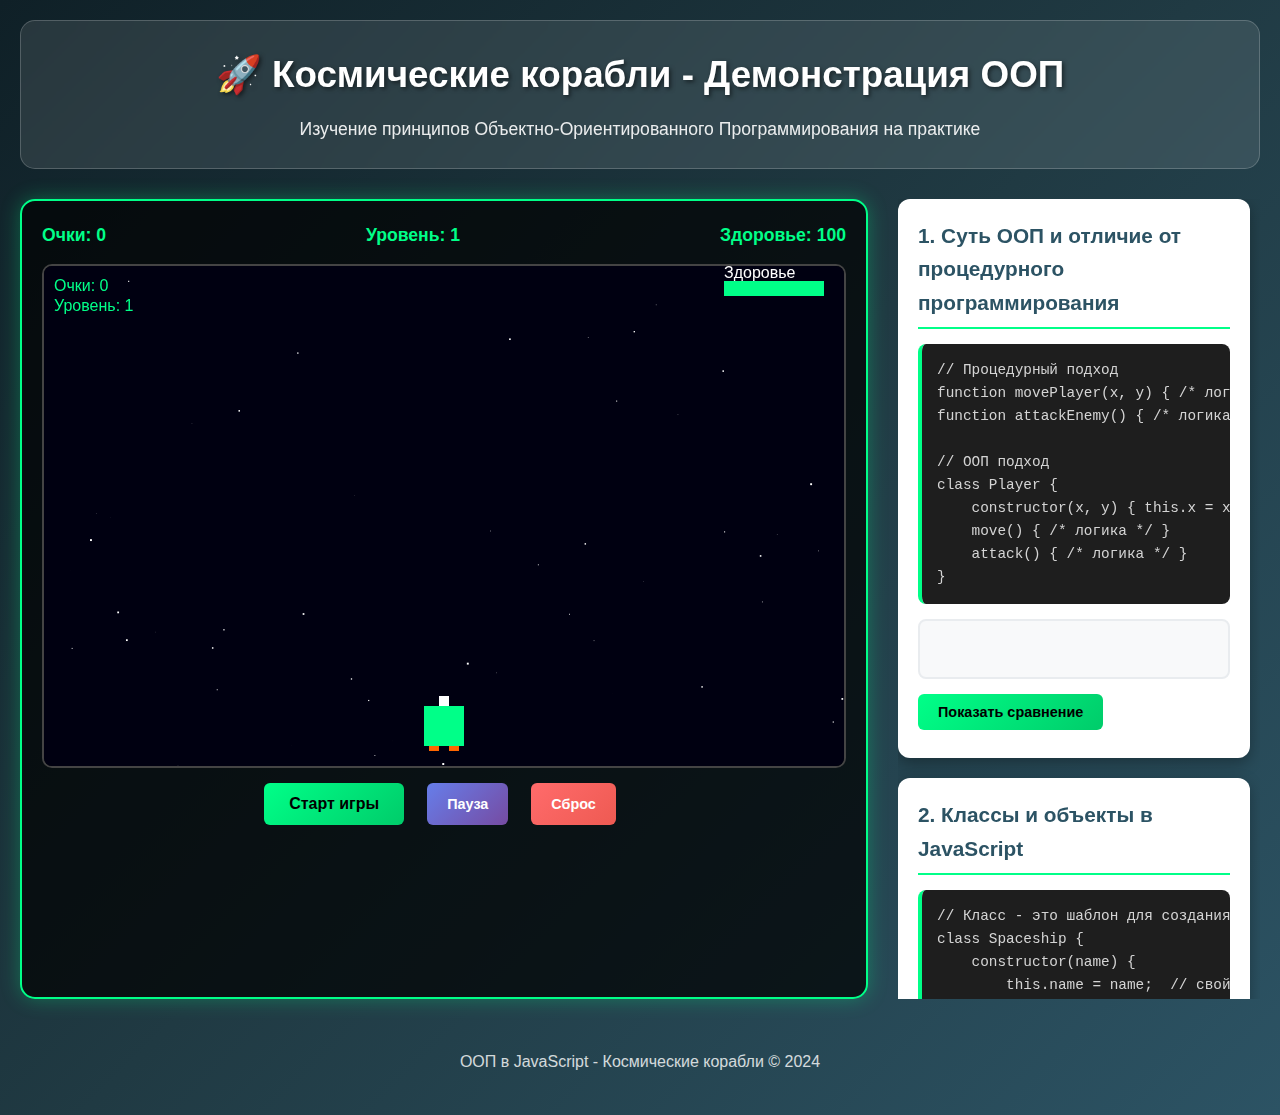
<file: pages/lr 16/lr16.html>
<!DOCTYPE html>
<html lang="ru">
<head>
    <meta charset="UTF-8">
    <meta name="viewport" content="width=device-width, initial-scale=1.0">
    <title>ООП в JavaScript - Космические корабли</title>
    <link rel="stylesheet" href="style.css">
</head>
<body>
    <div class="container">
        <header class="header">
            <h1>🚀 Космические корабли - Демонстрация ООП</h1>
            <p>Изучение принципов Объектно-Ориентированного Программирования на практике</p>
        </header>

        <div class="game-container">
            <!-- Игровая область -->
            <div class="game-area">
                <div class="game-info">
                    <div class="score">Очки: <span id="score">0</span></div>
                    <div class="level">Уровень: <span id="level">1</span></div>
                    <div class="health">Здоровье: <span id="health">100</span></div>
                </div>
                <canvas id="gameCanvas" width="800" height="500"></canvas>
                <div class="controls">
                    <button id="startBtn" class="btn btn-primary">Старт игры</button>
                    <button id="pauseBtn" class="btn btn-secondary">Пауза</button>
                    <button id="resetBtn" class="btn btn-warning">Сброс</button>
                </div>
            </div>

            <!-- Теория ООП -->
            <div class="theory-section">
                <!-- Секция 1: Суть ООП -->
                <section class="section">
                    <h2>1. Суть ООП и отличие от процедурного программирования</h2>
                    <div class="code-block">
                        <pre><code>// Процедурный подход
function movePlayer(x, y) { /* логика */ }
function attackEnemy() { /* логика */ }

// ООП подход
class Player {
    constructor(x, y) { this.x = x; this.y = y; }
    move() { /* логика */ }
    attack() { /* логика */ }
}</code></pre>
                    </div>
                    <div class="output" id="output1"></div>
                    <button class="btn" onclick="demoOOPvsProcedural()">Показать сравнение</button>
                </section>

                <!-- Секция 2: Классы и объекты -->
                <section class="section">
                    <h2>2. Классы и объекты в JavaScript</h2>
                    <div class="code-block">
                        <pre><code>// Класс - это шаблон для создания объектов
class Spaceship {
    constructor(name) {
        this.name = name;  // свойство объекта
    }
}

// Объект - экземпляр класса
const ship = new Spaceship("Корабль 1");</code></pre>
                    </div>
                    <div class="output" id="output2"></div>
                    <button class="btn" onclick="demoClassVsObject()">Создать объекты</button>
                </section>

                <!-- Секция 3: Синтаксис класса -->
                <section class="section">
                    <h2>3. Синтаксис класса в JavaScript</h2>
                    <div class="code-block">
                        <pre><code>class GameCharacter {
    // Конструктор
    constructor(name, health) {
        this.name = name;
        this.health = health;
    }

    // Методы класса
    attack() {
        return `${this.name} атакует!`;
    }

    takeDamage(damage) {
        this.health -= damage;
    }
}</code></pre>
                    </div>
                    <div class="output" id="output3"></div>
                    <button class="btn" onclick="demoClassSyntax()">Демонстрация</button>
                </section>

                <!-- Секция 4: Создание объектов -->
                <section class="section">
                    <h2>4. Создание объектов класса</h2>
                    <div class="code-block">
                        <pre><code>// Оператор new создает экземпляр класса
const player = new GameCharacter("Герой", 100);
const enemy = new GameCharacter("Враг", 50);

// Можно создавать массивы объектов
const characters = [
    new GameCharacter("Воин", 120),
    new GameCharacter("Маг", 80)
];</code></pre>
                    </div>
                    <div class="output" id="output4"></div>
                    <button class="btn" onclick="demoObjectCreation()">Создать персонажей</button>
                </section>

                <!-- Секция 5: Обращение к полям и методам -->
                <section class="section">
                    <h2>5. Обращение к полям и методам класса</h2>
                    <div class="code-block">
                        <pre><code>class Weapon {
    constructor(name, damage) {
        this.name = name;      // поле
        this.damage = damage;  // поле
    }

    // метод
    use() {
        return `Использовано ${this.name} (урон: ${this.damage})`;
    }
}

const sword = new Weapon("Меч", 15);
console.log(sword.name);    // доступ к полю
console.log(sword.use());   // вызов метода</code></pre>
                    </div>
                    <div class="output" id="output5"></div>
                    <button class="btn" onclick="demoFieldMethodAccess()">Показать доступ</button>
                </section>

                <!-- Секция 6: Модификаторы доступа -->
                <section class="section">
                    <h2>6. Публичные, приватные и защищённые поля</h2>
                    <div class="code-block">
                        <pre><code>class BankAccount {
    #balance = 0;           // приватное поле
    _accountType = "basic"; // защищённое поле (соглашение)
    owner = "";             // публичное поле

    constructor(owner) {
        this.owner = owner;
        this.#balance = 1000;
    }

    // публичный метод
    getBalance() {
        return this.#balance; // доступ к приватному полю
    }

    // приватный метод
    #validateAmount(amount) {
        return amount > 0;
    }
}</code></pre>
                    </div>
                    <div class="output" id="output6"></div>
                    <button class="btn" onclick="demoAccessModifiers()">Тестировать доступ</button>
                </section>

                <!-- Секция 7: Static -->
                <section class="section">
                    <h2>7. Статические поля и методы</h2>
                    <div class="code-block">
                        <pre><code>class GameManager {
    static #totalPlayers = 0;     // приватное статическое поле
    static maxPlayers = 4;        // публичное статическое поле

    constructor() {
        GameManager.#totalPlayers++;
    }

    // статический метод
    static getTotalPlayers() {
        return this.#totalPlayers;
    }

    static canJoinGame() {
        return this.#totalPlayers < this.maxPlayers;
    }
}</code></pre>
                    </div>
                    <div class="output" id="output7"></div>
                    <button class="btn" onclick="demoStatic()">Демонстрация static</button>
                </section>

                <!-- Секция 8: Геттеры и сеттеры -->
                <section class="section">
                    <h2>8. Геттеры и сеттеры</h2>
                    <div class="code-block">
                        <pre><code>class Temperature {
    constructor(celsius) {
        this._celsius = celsius;
    }

    // геттер
    get fahrenheit() {
        return this._celsius * 1.8 + 32;
    }

    // сеттер
    set fahrenheit(value) {
        this._celsius = (value - 32) / 1.8;
    }

    get celsius() {
        return this._celsius;
    }

    set celsius(value) {
        if (value < -273.15) {
            throw new Error("Температура ниже абсолютного нуля!");
        }
        this._celsius = value;
    }
}</code></pre>
                    </div>
                    <div class="output" id="output8"></div>
                    <button class="btn" onclick="demoGettersSetters()">Тестировать геттеры/сеттеры</button>
                </section>

                <!-- Секция 9: Принципы ООП -->
                <section class="section">
                    <h2>9. Базовые принципы ООП</h2>
                    <div class="principles-grid">
                        <div class="principle">
                            <h3>Инкапсуляция</h3>
                            <p>Сокрытие внутренней реализации и предоставление публичного интерфейса</p>
                        </div>
                        <div class="principle">
                            <h3>Наследование</h3>
                            <p>Создание новых классов на основе существующих с наследованием их свойств</p>
                        </div>
                        <div class="principle">
                            <h3>Полиморфизм</h3>
                            <p>Возможность использования объектов разных классов через единый интерфейс</p>
                        </div>
                    </div>
                    <div class="output" id="output9"></div>
                    <button class="btn" onclick="demoOOPPrinciples()">Демонстрация принципов</button>
                </section>

                <!-- Секция 10: Примеры реализации -->
                <section class="section">
                    <h2>10. Реализация принципов ООП в игре</h2>
                    <div class="output" id="output10"></div>
                    <button class="btn" onclick="demoImplementation()">Показать реализацию в игре</button>
                </section>

                <!-- Общие кнопки -->
                <div class="actions">
                    <button class="btn btn-primary" onclick="runAllDemos()">🚀 Запустить все демонстрации</button>
                    <button class="btn btn-secondary" onclick="clearAllOutputs()">🧹 Очистить все</button>
                </div>
            </div>
        </div>

        <footer class="footer">
            <p>ООП в JavaScript - Космические корабли &copy; 2024</p>
        </footer>
    </div>

    <script src="script.js"></script>
</body>
</html>
</file>
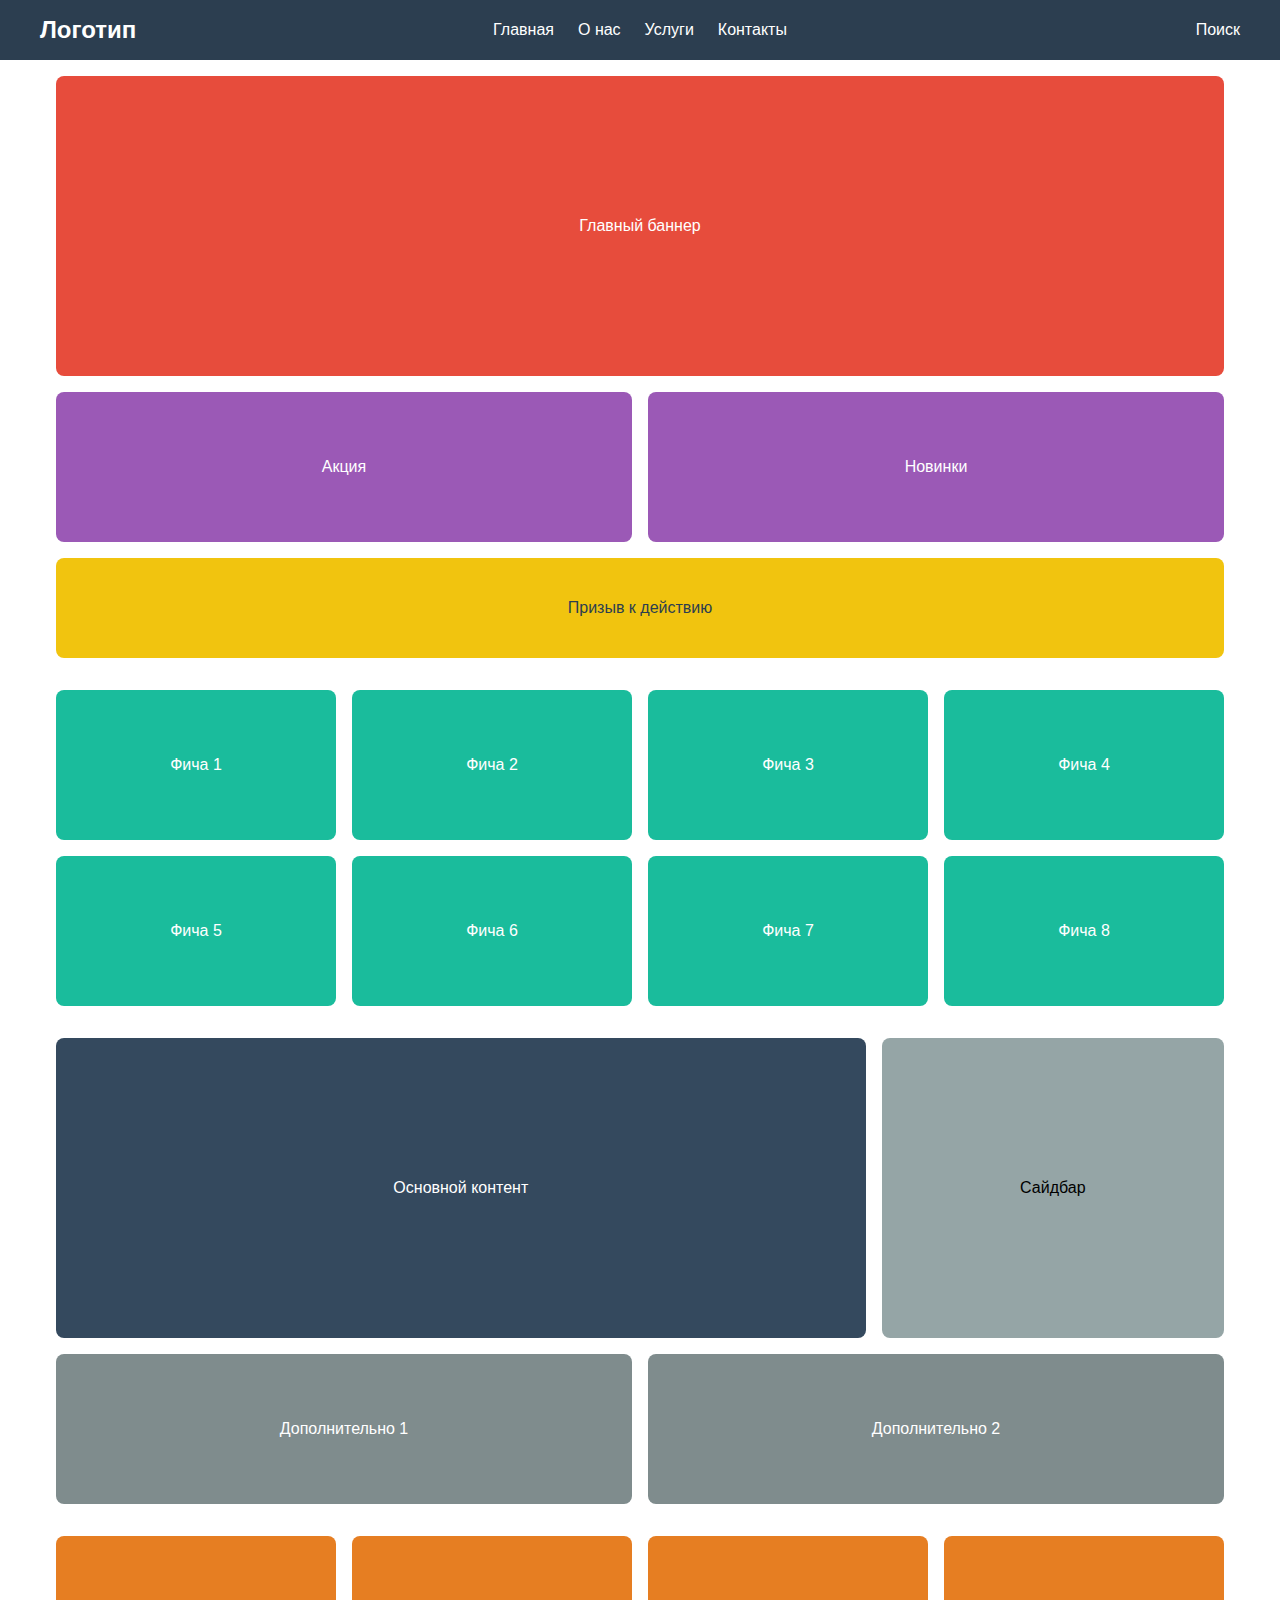
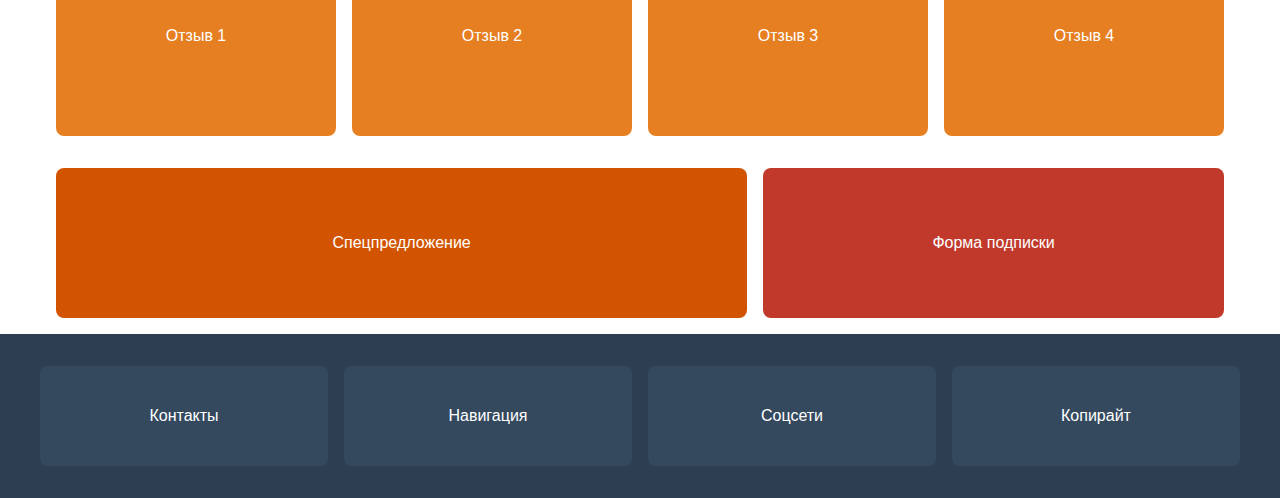
<file: pages/lr 5-8/lr_5/rezin_flex.html>
<!DOCTYPE html>
<html lang="ru">
<head>
    <meta charset="UTF-8">
    <meta name="viewport" content="width=device-width, initial-scale=1.0">
    <title>24 Flex Blocks</title>
    <link rel="stylesheet" href="./style.css">
</head>
<body>
    <!-- Шапка сайта (блок 1) -->
    <header class="header">
        <div class="header-content">
            <div class="logo">Логотип</div>
            <nav class="nav">
                <a href="#">Главная</a>
                <a href="#">О нас</a>
                <a href="#">Услуги</a>
                <a href="#">Контакты</a>
            </nav>
            <div class="search">Поиск</div>
        </div>
    </header>

    <!-- Основное содержимое -->
    <main class="main">
        <!-- Блоки 2-5 -->
        <section class="hero">
            <div class="hero-item hero-main">Главный баннер</div>
            <div class="hero-item hero-secondary">Акция</div>
            <div class="hero-item hero-secondary">Новинки</div>
            <div class="hero-item hero-cta">Призыв к действию</div>
        </section>

        <!-- Блоки 6-13 -->
        <section class="features">
            <div class="feature-card">Фича 1</div>
            <div class="feature-card">Фича 2</div>
            <div class="feature-card">Фича 3</div>
            <div class="feature-card">Фича 4</div>
            <div class="feature-card">Фича 5</div>
            <div class="feature-card">Фича 6</div>
            <div class="feature-card">Фича 7</div>
            <div class="feature-card">Фича 8</div>
        </section>

        <!-- Блоки 14-17 -->
        <section class="content">
            <div class="content-main">Основной контент</div>
            <div class="content-sidebar">Сайдбар</div>
            <div class="content-extra">Дополнительно 1</div>
            <div class="content-extra">Дополнительно 2</div>
        </section>

        <!-- Блоки 18-21 -->
        <section class="testimonials">
            <div class="testimonial">Отзыв 1</div>
            <div class="testimonial">Отзыв 2</div>
            <div class="testimonial">Отзыв 3</div>
            <div class="testimonial">Отзыв 4</div>
        </section>

        <!-- Блоки 22-23 -->
        <section class="cta-section">
            <div class="cta-left">Спецпредложение</div>
            <div class="cta-right">Форма подписки</div>
        </section>
    </main>

    <!-- Подвал сайта (блок 24) -->
    <footer class="footer">
        <div class="footer-content">
            <div class="footer-section">Контакты</div>
            <div class="footer-section">Навигация</div>
            <div class="footer-section">Соцсети</div>
            <div class="footer-section">Копирайт</div>
        </div>
    </footer>
</body>
</html>
</file>
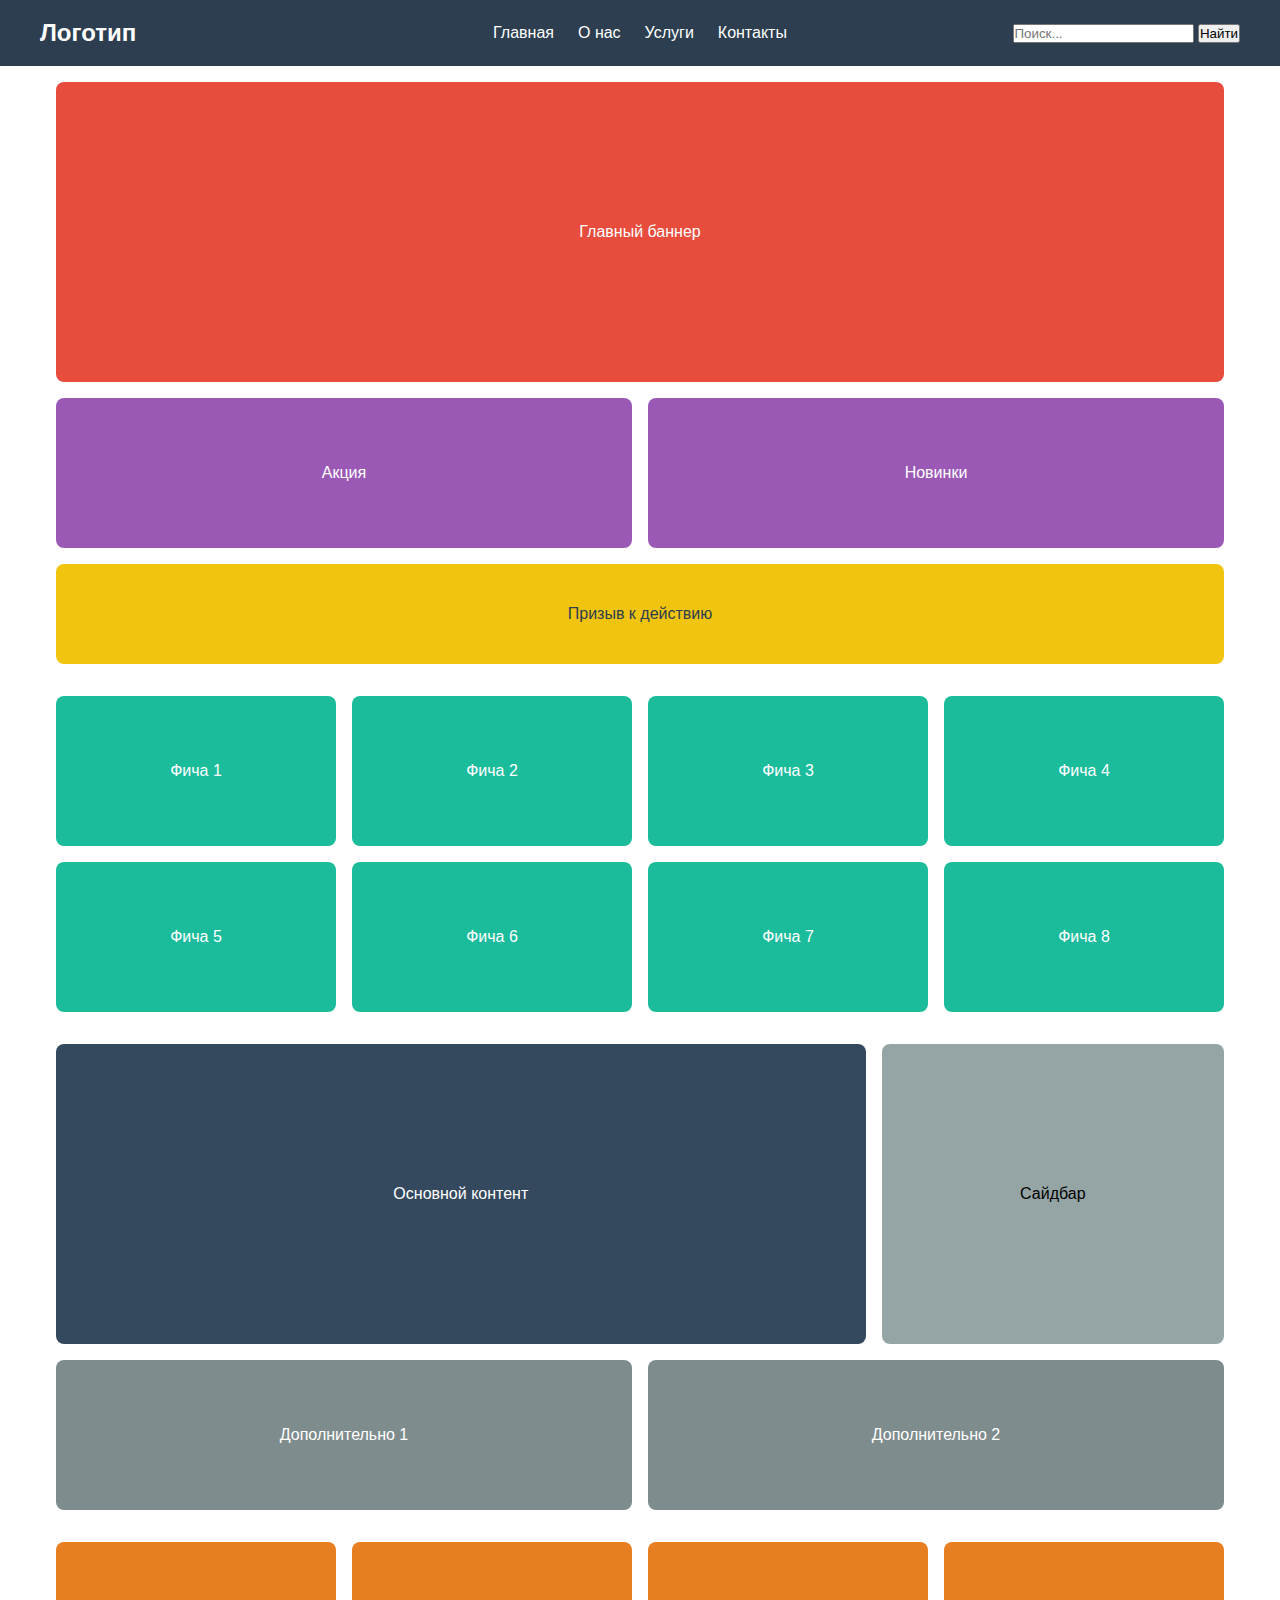
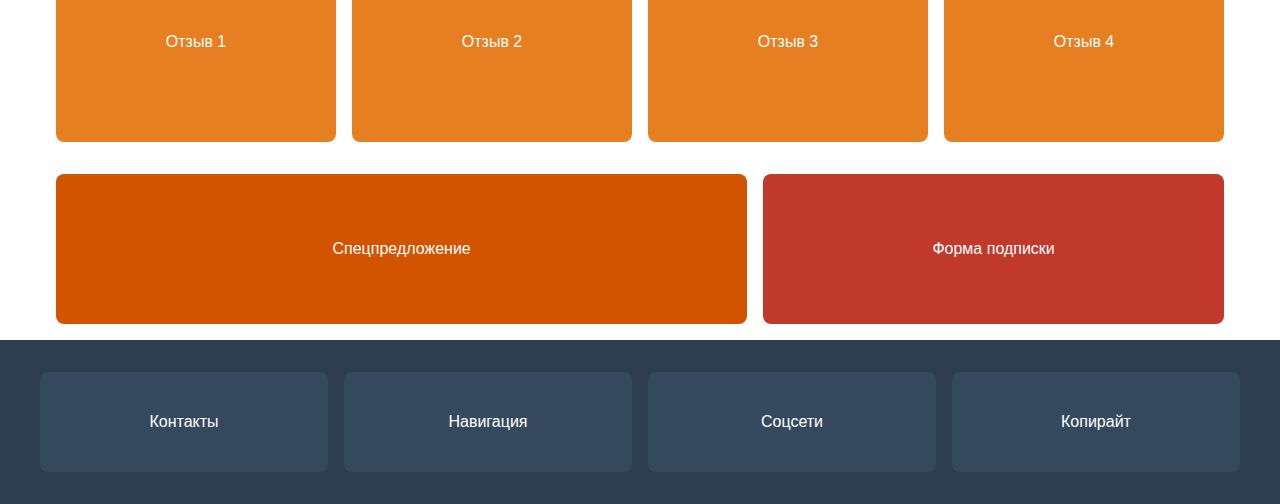
<file: pages/lr 5-8/lr_7/adaptiv_flex.html>
<!DOCTYPE html>
<html lang="ru">
<head>
    <meta charset="UTF-8">
    <meta name="viewport" content="width=device-width, initial-scale=1.0">
    <title>24 Flex Blocks</title>
    <link rel="stylesheet" href="./style.css">
</head>
<body>
    <!-- Шапка сайта (блок 1) -->
    <header class="header">
        <div class="header-content">
            <div class="logo">Логотип</div>
            
            <nav class="nav">
                <a href="#">Главная</a>
                <a href="#">О нас</a>
                <a href="#">Услуги</a>
                <a href="#">Контакты</a>
            </nav>
            
            <div class="search">
                <input type="text" placeholder="Поиск...">
                <button>Найти</button>
            </div>
            
            <div class="burger-menu">
                <span class="burger-line"></span>
                <span class="burger-line"></span>
                <span class="burger-line"></span>
            </div>
        </div>
    </header>

    <!-- Основное содержимое -->
    <main class="main">
        <!-- Блоки 2-5 -->
        <section class="hero">
            <div class="hero-item hero-main">Главный баннер</div>
            <div class="hero-item hero-secondary">Акция</div>
            <div class="hero-item hero-secondary">Новинки</div>
            <div class="hero-item hero-cta">Призыв к действию</div>
        </section>

        <!-- Блоки 6-13 -->
        <section class="features">
            <div class="feature-card">Фича 1</div>
            <div class="feature-card">Фича 2</div>
            <div class="feature-card">Фича 3</div>
            <div class="feature-card">Фича 4</div>
            <div class="feature-card">Фича 5</div>
            <div class="feature-card">Фича 6</div>
            <div class="feature-card">Фича 7</div>
            <div class="feature-card">Фича 8</div>
        </section>

        <!-- Блоки 14-17 -->
        <section class="content">
            <div class="content-main">Основной контент</div>
            <div class="content-sidebar">Сайдбар</div>
            <div class="content-extra">Дополнительно 1</div>
            <div class="content-extra">Дополнительно 2</div>
        </section>

        <!-- Блоки 18-21 -->
        <section class="testimonials">
            <div class="testimonial">Отзыв 1</div>
            <div class="testimonial">Отзыв 2</div>
            <div class="testimonial">Отзыв 3</div>
            <div class="testimonial">Отзыв 4</div>
        </section>

        <!-- Блоки 22-23 -->
        <section class="cta-section">
            <div class="cta-left">Спецпредложение</div>
            <div class="cta-right">Форма подписки</div>
        </section>
    </main>

    <!-- Подвал сайта (блок 24) -->
    <footer class="footer">
        <div class="footer-content">
            <div class="footer-section">Контакты</div>
            <div class="footer-section">Навигация</div>
            <div class="footer-section">Соцсети</div>
            <div class="footer-section">Копирайт</div>
        </div>
    </footer>
    <script>
    document.addEventListener('DOMContentLoaded', function() {
        const burgerMenu = document.querySelector('.burger-menu');
        const nav = document.querySelector('.nav');
        
        burgerMenu.addEventListener('click', function() {
            // Переключаем класс active у бургер-меню
            this.classList.toggle('active');
            // Переключаем класс active у навигации
            nav.classList.toggle('active');
            
            // Блокируем/разблокируем прокрутку страницы при открытом меню
            if (nav.classList.contains('active')) {
                document.body.style.overflow = 'hidden';
            } else {
                document.body.style.overflow = '';
            }
        });
        
        // Закрываем меню при клике на ссылку
        const navLinks = document.querySelectorAll('.nav a');
        navLinks.forEach(link => {
            link.addEventListener('click', function() {
                burgerMenu.classList.remove('active');
                nav.classList.remove('active');
                document.body.style.overflow = '';
            });
        });
    });
</script>
</body>
</html>
</file>
<file: pages/lr 5-8/lr__8/style.css>
/* Базовые стили */
* {
    margin: 0;
    padding: 0;
    box-sizing: border-box;
}
body {
    font-family: Arial, sans-serif;
    min-height: 100vh;
    display: flex;
    flex-direction: column;
}
/* Шапка (блок 1) */
.header {
    background-color: #2c3e50;
    color: white;
    padding: 1rem;
    position: relative;
}
.header-content {
    display: flex;
    justify-content: space-between;
    align-items: center;
    max-width: 1200px;
    margin: 0 auto;
}
.logo {
    font-size: 1.5rem;
    font-weight: bold;
    flex: 1;
}
.nav {
    display: flex;
    gap: 1.5rem;
    flex: 2;
    justify-content: center;
}
.nav a {
    color: white;
    text-decoration: none;
    padding: 0.5rem 0;
    position: relative;
}
.nav a::after {
    content: '';
    position: absolute;
    bottom: 0;
    left: 0;
    width: 0;
    height: 2px;
    background-color: #f1c40f;
    transition: width 0.3s ease;
}
.nav a:hover::after {
    width: 100%;
}
.search {
    flex: 1;
    text-align: right;
}
.search input {
    padding: 0.5rem;
    border-radius: 4px;
    border: none;
}
.search button {
    padding: 0.5rem 1rem;
    background-color: #f1c40f;
    border: none;
    border-radius: 4px;
    cursor: pointer;
    margin-left: 0.5rem;
}
/* Бургер-меню */
.burger-menu {
    display: none;
    flex-direction: column;
    justify-content: space-between;
    width: 30px;
    height: 21px;
    cursor: pointer;
    position: relative;
    z-index: 100;
}
.burger-line {
    width: 100%;
    height: 3px;
    background-color: white;
    transition: all 0.3s ease;
}
.burger-menu.active .burger-line:nth-child(1) {
    transform: translateY(9px) rotate(45deg);
}
.burger-menu.active .burger-line:nth-child(2) {
    opacity: 0;
}
.burger-menu.active .burger-line:nth-child(3) {
    transform: translateY(-9px) rotate(-45deg);
}
/* Герой-секция (блоки 2-5) */
.hero {
    display: flex;
    flex-wrap: wrap;
    gap: 1rem;
    padding: 1rem;
    max-width: 1200px;
    margin: 0 auto;
}
.hero-item {
    background-color: #3498db;
    color: white;
    padding: 2rem;
    border-radius: 8px;
    display: flex;
    align-items: center;
    justify-content: center;
}
.hero-main {
    flex: 100%;
    min-height: 300px;
    background-color: #e74c3c;
}
.hero-secondary {
    flex: calc(50% - 0.5rem);
    min-height: 150px;
    background-color: #9b59b6;
}
.hero-cta {
    flex: 100%;
    min-height: 100px;
    background-color: #f1c40f;
    color: #2c3e50;
}
/* Фичи (блоки 6-13) */
.features {
    display: flex;
    flex-wrap: wrap;
    gap: 1rem;
    padding: 1rem;
    max-width: 1200px;
    margin: 0 auto;
}
.feature-card {
    flex: calc(25% - 0.75rem);
    min-height: 150px;
    background-color: #1abc9c;
    border-radius: 8px;
    display: flex;
    align-items: center;
    justify-content: center;
    color: white;
}
/* Контент (блоки 14-17) */
.content {
    display: flex;
    flex-wrap: wrap;
    gap: 1rem;
    padding: 1rem;
    max-width: 1200px;
    margin: 0 auto;
}
.content-main {
    flex: calc(70% - 0.5rem);
    min-height: 300px;
    background-color: #f8f9fa;
    border-radius: 8px;
    display: flex;
    align-items: flex-start;
    padding: 20px;
}
.content-sidebar {
    flex: calc(30% - 0.5rem);
    min-height: 300px;
    background-color: #e9ecef;
    border-radius: 8px;
    padding: 20px;
}
.content-extra {
    flex: calc(50% - 0.5rem);
    min-height: 150px;
    background-color: #7f8c8d;
    border-radius: 8px;
    display: flex;
    align-items: center;
    justify-content: center;
    color: white;
}
/* Отзывы (блоки 18-21) */
.testimonials {
    display: flex;
    flex-wrap: wrap;
    gap: 1rem;
    padding: 1rem;
    max-width: 1200px;
    margin: 0 auto;
}
.testimonial {
    flex: calc(25% - 0.75rem);
    min-height: 200px;
    background-color: #e67e22;
    border-radius: 8px;
    display: flex;
    align-items: center;
    justify-content: center;
    color: white;
}
/* CTA секция (блоки 22-23) */
.cta-section {
    display: flex;
    gap: 1rem;
    padding: 1rem;
    max-width: 1200px;
    margin: 0 auto;
}
.cta-left {
    flex: 60%;
    min-height: 150px;
    background-color: #d35400;
    border-radius: 8px;
    display: flex;
    align-items: center;
    justify-content: center;
    color: white;
}
.cta-right {
    flex: 40%;
    min-height: 150px;
    background-color: #c0392b;
    border-radius: 8px;
    display: flex;
    align-items: center;
    justify-content: center;
    color: white;
}
/* Подвал (блок 24) */
.footer {
    background-color: #2c3e50;
    color: white;
    padding: 2rem 1rem;
    margin-top: auto;
}
.footer-content {
    display: flex;
    flex-wrap: wrap;
    gap: 1rem;
    max-width: 1200px;
    margin: 0 auto;
}
.footer-section {
    flex: calc(25% - 0.75rem);
    min-height: 100px;
    background-color: #34495e;
    border-radius: 8px;
    display: flex;
    align-items: center;
    justify-content: center;
}
/* Стили для формы регистрации */
.registration-form {
    width: 100%;
}
.registration-form h2 {
    color: #2c3e50;
    margin-bottom: 15px;
    font-size: 1.2rem;
}
.registration-form p {
    margin-bottom: 15px;
    font-size: 0.9rem;
    color: #495057;
}
.form-group {
    margin-bottom: 15px;
    position: relative;
}
.form-group label {
    display: block;
    margin-bottom: 5px;
    font-weight: bold;
    color: #495057;
}
.form-group input {
    width: 100%;
    padding: 8px;
    border: 1px solid #ced4da;
    border-radius: 4px;
    transition: border-color 0.3s;
}
.form-group input:focus {
    outline: none;
    border-color: #3498db;
}
.form-group input.invalid {
    border-color: #e74c3c;
}
.form-group .required {
    color: #e74c3c;
}
.error-message {
    color: #e74c3c;
    font-size: 0.8rem;
    margin-top: 5px;
    display: none;
}
.checkbox-group {
    margin: 15px 0;
}
.checkbox-group label {
    display: flex;
    align-items: center;
    margin-bottom: 8px;
    cursor: pointer;
}
.checkbox-group input {
    margin-right: 8px;
}
.submit-btn {
    background-color: #3498db;
    color: white;
    border: none;
    padding: 10px 15px;
    border-radius: 4px;
    cursor: pointer;
    font-weight: bold;
    transition: background-color 0.3s;
}
.submit-btn:hover {
    background-color: #2980b9;
}
.tooltip {
    position: absolute;
    background-color: #333;
    color: white;
    padding: 5px 10px;
    border-radius: 4px;
    font-size: 0.8rem;
    z-index: 100;
    display: none;
    top: 100%;
    left: 0;
    width: 100%;
}
/* Стили для микросетки товара */
.product-card {
    display: flex;
    gap: 20px;
    width: 100%;
}
.product-image {
    width: 150px;
    height: 150px;
    background-color: #ddd;
    display: flex;
    align-items: center;
    justify-content: center;
    border-radius: 8px;
    overflow: hidden;
}
.product-info {
    flex: 1;
}
.product-badge {
    display: inline-block;
    background-color: #e74c3c;
    color: white;
    padding: 3px 8px;
    border-radius: 4px;
    font-size: 0.8rem;
    margin-bottom: 10px;
}
.product-title {
    font-size: 1.2rem;
    margin-bottom: 10px;
    color: #2c3e50;
}
.product-availability {
    color: #27ae60;
    margin-bottom: 10px;
    font-size: 0.9rem;
}
.product-price {
    font-size: 1.3rem;
    font-weight: bold;
    color: #2c3e50;
}
.product-old-price {
    text-decoration: line-through;
    color: #7f8c8d;
    font-size: 1rem;
    margin-left: 8px;
}
.product-actions {
    display: flex;
    align-items: center;
    margin-top: 15px;
    gap: 10px;
}
.quantity-selector {
    display: flex;
    align-items: center;
    border: 1px solid #ced4da;
    border-radius: 4px;
}
.quantity-btn {
    background-color: #f8f9fa;
    border: none;
    padding: 5px 10px;
    cursor: pointer;
}
.quantity-input {
    width: 30px;
    text-align: center;
    border: none;
    border-left: 1px solid #ced4da;
    border-right: 1px solid #ced4da;
}
.add-to-cart {
    background-color: #27ae60;
    color: white;
    border: none;
    padding: 8px 15px;
    border-radius: 4px;
    cursor: pointer;
    font-weight: bold;
}

.img-c {
    width: 100%;
    height: 100%;
    object-fit: cover;
}
/* Адаптивность */
@media (max-width: 1024px) {
    .feature-card {
        flex: calc(33.333% - 0.666rem);
    }
    
    .testimonial {
        flex: calc(50% - 0.5rem);
    }
}
@media (max-width: 768px) {
    .header-content {
        flex-direction: row;
        gap: 1rem;
    }
    
    .nav {
        position: fixed;
        top: 0;
        right: -100%;
        width: 250px;
        height: 100vh;
        background-color: #2c3e50;
        flex-direction: column;
        gap: 1rem;
        align-items: center;
        padding: 5rem 1rem 1rem;
        transition: right 0.3s ease;
        z-index: 99;
    }
    
    .nav.active {
        right: 0;
    }
    
    .burger-menu {
        display: flex;
    }
    
    .hero-secondary {
        flex: 100%;
    }
    
    .feature-card {
        flex: calc(50% - 0.5rem);
    }
    
    .content-main, 
    .content-sidebar {
        flex: 100%;
    }
    
    .testimonial {
        flex: 100%;
    }
    
    .cta-section {
        flex-direction: column;
    }
    
    .cta-left,
    .cta-right {
        flex: 100%;
    }
    
    .footer-section {
        flex: calc(50% - 0.5rem);
    }
    .product-card {
        flex-direction: column;
    }
    .product-image {
        width: 100%;
        height: 200px;
    }
}
@media (max-width: 480px) {
    .feature-card {
        flex: 100%;
    }
    
    .footer-section {
        flex: 100%;
    }
}
</file>
<file: pages/lr 10-12/style.css>
body {
    font-family: Arial, sans-serif;
    line-height: 1.6;
    margin: 0;
    padding: 20px;
    background-color: #f5f5f5;
}

.container {
    max-width: 800px;
    margin: 0 auto;
    background-color: white;
    padding: 20px;
    border-radius: 8px;
    box-shadow: 0 0 10px rgba(0,0,0,0.1);
}


canvas {
    border: 1px solid #000;
    margin-top: 20px;
    background-color: #f9f9f9;
}

.form-group {
    margin-bottom: 15px;
}

label {
    display: inline-block;
    width: 120px;
}

input {
    padding: 5px;
    width: 100px;
}

button {
    padding: 5px 15px;
    background-color: #4CAF50;
    color: white;
    border: none;
    border-radius: 3px;
    cursor: pointer;
    margin-left: 10px;
}

button:hover {
    background-color: #45a049;
}

#resultOutput {
    margin: 15px 0;
    padding: 10px;
    background-color: #f0f0f0;
    border-radius: 3px;
    min-height: 20px;
}
.task {
    margin: 20px;
    padding: 15px;
    border: 1px solid #ddd;
    border-radius: 5px;
    max-width: 800px;
}

#stringOutput {
    margin-top: 15px;
    padding: 10px;
    background-color: #f0f0f0;
    border-radius: 3px;
    line-height: 1.6;
}

#stringOutput p {
    margin: 8px 0;
}
</file>
<file: pages/lr 13-14/style.css>
body {
    font-family: 'Roboto', sans-serif;
    line-height: 1.6;
    color: #333;
    max-width: 800px;
    margin: 0 auto;
    padding: 20px;
    background-color: #f9f9f9;
}
h1 {
    color: #2c3e50;
    text-align: center;
    margin-bottom: 30px;
    font-weight: 500;
}
.card {
    background: white;
    border-radius: 8px;
    box-shadow: 0 4px 6px rgba(0, 0, 0, 0.1);
    padding: 25px;
    margin-bottom: 30px;
}
.fio {
    font-size: 20px;
    font-weight: 500;
    color: #3498db;
    text-align: center;
    margin: 20px 0;
}
#imageContainer {
    text-align: center;
    margin: 25px 0;
    position: relative;
}
#myImage {
    max-width: 100%;
    height: auto;
    border-radius: 4px;
    transition: all 0.3s ease;
    box-shadow: 0 2px 4px rgba(0, 0, 0, 0.1);
}
#styleButton {
    background-color: #3498db;
    color: white;
    border: none;
    padding: 12px 24px;
    border-radius: 4px;
    font-size: 16px;
    cursor: pointer;
    transition: background-color 0.3s;
    display: block;
    margin: 20px auto;
    box-shadow: 0 2px 4px rgba(0, 0, 0, 0.1);
}
#styleButton:hover {
    background-color: #2980b9;
}
#favoriteLink {
    display: inline-block;
    margin: 15px 0;
    padding: 10px 15px;
    background-color: #2ecc71;
    color: white;
    text-decoration: none;
    border-radius: 4px;
    transition: background-color 0.3s;
}
#favoriteLink:hover {
    background-color: #27ae60;
}
.info-box {
    background-color: #f8f9fa;
    border-left: 4px solid #3498db;
    padding: 15px;
    margin: 20px 0;
    border-radius: 0 4px 4px 0;
}
footer {
    text-align: center;
    margin-top: 40px;
    color: #7f8c8d;
    font-size: 14px;
}
/* Стили для изменённого изображения */
.modified-image {
    width: 50% !important;
    height: auto !important;
    border: 2px solid #3498db !important;
    position: fixed !important;
    left: 20px !important;
    bottom: 20px !important;
    z-index: 1000 !important;
    box-shadow: 0 4px 8px rgba(0, 0, 0, 0.2) !important;
    padding: 5px !important;
    background-color: #ecf0f1 !important;
}
</file>
<file: pages/lr 15/style.css>
* {
    margin: 0;
    padding: 0;
    box-sizing: border-box;
}

body {
    font-family: 'Segoe UI', Tahoma, Geneva, Verdana, sans-serif;
    line-height: 1.6;
    color: #333;
    background: linear-gradient(135deg, #667eea 0%, #764ba2 100%);
    min-height: 100vh;
}

.container {
    max-width: 1200px;
    margin: 0 auto;
    padding: 20px;
}

.header {
    text-align: center;
    color: white;
    margin-bottom: 40px;
    padding: 30px;
    background: rgba(255, 255, 255, 0.1);
    border-radius: 20px;
    backdrop-filter: blur(10px);
}

.header h1 {
    font-size: 2.5rem;
    margin-bottom: 10px;
    text-shadow: 2px 2px 4px rgba(0, 0, 0, 0.3);
}

.header p {
    font-size: 1.2rem;
    opacity: 0.9;
}

.main-content {
    display: grid;
    gap: 30px;
}

.section {
    background: white;
    padding: 30px;
    border-radius: 15px;
    box-shadow: 0 10px 30px rgba(0, 0, 0, 0.2);
    transition: transform 0.3s ease, box-shadow 0.3s ease;
}

.section:hover {
    transform: translateY(-5px);
    box-shadow: 0 15px 40px rgba(0, 0, 0, 0.3);
}

.section h2 {
    color: #4a5568;
    margin-bottom: 20px;
    font-size: 1.5rem;
    border-bottom: 3px solid #667eea;
    padding-bottom: 10px;
}

.code-block {
    background: #1a202c;
    color: #cbd5e0;
    padding: 20px;
    border-radius: 10px;
    margin-bottom: 20px;
    overflow-x: auto;
    border-left: 4px solid #667eea;
}

.code-block pre {
    margin: 0;
    font-family: 'Courier New', monospace;
    font-size: 0.9rem;
}

.output {
    background: #f7fafc;
    border: 2px solid #e2e8f0;
    border-radius: 10px;
    padding: 20px;
    margin-bottom: 20px;
    min-height: 60px;
    font-family: 'Courier New', monospace;
    white-space: pre-wrap;
    word-wrap: break-word;
    max-height: 400px;
    overflow-y: auto;
}

.output.success {
    border-color: #48bb78;
    background: #f0fff4;
}

.output.error {
    border-color: #f56565;
    background: #fff5f5;
}

.btn {
    background: linear-gradient(135deg, #667eea 0%, #764ba2 100%);
    color: white;
    border: none;
    padding: 12px 24px;
    border-radius: 8px;
    cursor: pointer;
    font-size: 1rem;
    font-weight: 600;
    transition: all 0.3s ease;
    margin-right: 10px;
    margin-bottom: 10px;
}

.btn:hover {
    transform: translateY(-2px);
    box-shadow: 0 5px 15px rgba(0, 0, 0, 0.3);
}

.btn:active {
    transform: translateY(0);
}

.btn-primary {
    background: linear-gradient(135deg, #48bb78 0%, #38a169 100%);
    padding: 15px 30px;
    font-size: 1.1rem;
}

.btn-secondary {
    background: linear-gradient(135deg, #ed8936 0%, #dd6b20 100%);
}

.actions {
    text-align: center;
    margin-top: 40px;
}

.footer {
    text-align: center;
    color: white;
    margin-top: 40px;
    padding: 20px;
    opacity: 0.8;
}

/* Анимации */
@keyframes fadeIn {
    from {
        opacity: 0;
        transform: translateY(20px);
    }
    to {
        opacity: 1;
        transform: translateY(0);
    }
}

.section {
    animation: fadeIn 0.6s ease-out;
}

.output {
    animation: fadeIn 0.4s ease-out;
}

/* Стили для скроллбара */
.output::-webkit-scrollbar {
    width: 8px;
}

.output::-webkit-scrollbar-track {
    background: #f1f1f1;
    border-radius: 4px;
}

.output::-webkit-scrollbar-thumb {
    background: #667eea;
    border-radius: 4px;
}

.output::-webkit-scrollbar-thumb:hover {
    background: #5a6fd8;
}

/* Адаптивность */
@media (max-width: 768px) {
    .container {
        padding: 10px;
    }
    
    .header h1 {
        font-size: 2rem;
    }
    
    .section {
        padding: 20px;
    }
    
    .code-block {
        padding: 15px;
        font-size: 0.8rem;
    }
    
    .btn {
        width: 100%;
        margin-right: 0;
    }
    
    .actions {
        display: flex;
        flex-direction: column;
        gap: 10px;
    }
}

/* Стили для JSON вывода */
.json-key {
    color: #d33682;
    font-weight: bold;
}

.json-string {
    color: #2aa198;
}

.json-number {
    color: #268bd2;
}

.json-boolean {
    color: #b58900;
}

.json-null {
    color: #6c71c4;
}
</file>
<file: pages/lr 16/style.css>
* {
    margin: 0;
    padding: 0;
    box-sizing: border-box;
}

body {
    font-family: 'Segoe UI', Tahoma, Geneva, Verdana, sans-serif;
    line-height: 1.6;
    color: #333;
    background: linear-gradient(135deg, #0f2027 0%, #203a43 50%, #2c5364 100%);
    min-height: 100vh;
}

.container {
    max-width: 1400px;
    margin: 0 auto;
    padding: 20px;
}

.header {
    text-align: center;
    color: white;
    margin-bottom: 30px;
    padding: 25px;
    background: rgba(255, 255, 255, 0.1);
    border-radius: 15px;
    backdrop-filter: blur(10px);
    border: 1px solid rgba(255, 255, 255, 0.2);
}

.header h1 {
    font-size: 2.3rem;
    margin-bottom: 10px;
    text-shadow: 2px 2px 4px rgba(0, 0, 0, 0.5);
}

.header p {
    font-size: 1.1rem;
    opacity: 0.9;
}

.game-container {
    display: grid;
    grid-template-columns: 1fr 1fr;
    gap: 30px;
    margin-bottom: 30px;
}

@media (max-width: 1024px) {
    .game-container {
        grid-template-columns: 1fr;
    }
}

.game-area {
    background: rgba(0, 0, 0, 0.7);
    border-radius: 15px;
    padding: 20px;
    border: 2px solid #00ff88;
    box-shadow: 0 0 20px rgba(0, 255, 136, 0.3);
}

.game-info {
    display: flex;
    justify-content: space-between;
    margin-bottom: 15px;
    color: #00ff88;
    font-weight: bold;
    font-size: 1.1rem;
}

#gameCanvas {
    background: #000;
    border: 2px solid #444;
    border-radius: 10px;
    display: block;
    margin: 0 auto;
    box-shadow: inset 0 0 20px rgba(0, 255, 136, 0.1);
}

.controls {
    display: flex;
    justify-content: center;
    gap: 15px;
    margin-top: 15px;
}

.theory-section {
    display: flex;
    flex-direction: column;
    gap: 20px;
    max-height: 800px;
    overflow-y: auto;
    padding-right: 10px;
}

.theory-section::-webkit-scrollbar {
    width: 8px;
}

.theory-section::-webkit-scrollbar-track {
    background: rgba(255, 255, 255, 0.1);
    border-radius: 4px;
}

.theory-section::-webkit-scrollbar-thumb {
    background: #00ff88;
    border-radius: 4px;
}

.section {
    background: white;
    padding: 20px;
    border-radius: 12px;
    box-shadow: 0 5px 15px rgba(0, 0, 0, 0.3);
    transition: transform 0.3s ease;
}

.section:hover {
    transform: translateY(-3px);
}

.section h2 {
    color: #2c5364;
    margin-bottom: 15px;
    font-size: 1.3rem;
    border-bottom: 2px solid #00ff88;
    padding-bottom: 8px;
}

.code-block {
    background: #1e1e1e;
    color: #d4d4d4;
    padding: 15px;
    border-radius: 8px;
    margin-bottom: 15px;
    overflow-x: auto;
    border-left: 4px solid #00ff88;
    font-family: 'Courier New', monospace;
    font-size: 0.9rem;
}

.output {
    background: #f8f9fa;
    border: 2px solid #e9ecef;
    border-radius: 8px;
    padding: 15px;
    margin-bottom: 15px;
    min-height: 60px;
    font-family: 'Courier New', monospace;
    white-space: pre-wrap;
    word-wrap: break-word;
    max-height: 300px;
    overflow-y: auto;
    font-size: 0.9rem;
}

.output.success {
    border-color: #00ff88;
    background: #f0fff8;
}

.output.error {
    border-color: #ff4444;
    background: #fff0f0;
}

.btn {
    background: linear-gradient(135deg, #00ff88 0%, #00cc6a 100%);
    color: #000;
    border: none;
    padding: 10px 20px;
    border-radius: 6px;
    cursor: pointer;
    font-size: 0.9rem;
    font-weight: 600;
    transition: all 0.3s ease;
    margin-right: 8px;
    margin-bottom: 8px;
}

.btn:hover {
    transform: translateY(-2px);
    box-shadow: 0 5px 15px rgba(0, 255, 136, 0.4);
}

.btn-primary {
    background: linear-gradient(135deg, #00ff88 0%, #00cc6a 100%);
    padding: 12px 25px;
    font-size: 1rem;
}

.btn-secondary {
    background: linear-gradient(135deg, #667eea 0%, #764ba2 100%);
    color: white;
}

.btn-warning {
    background: linear-gradient(135deg, #ff6b6b 0%, #ee5a52 100%);
    color: white;
}

.actions {
    text-align: center;
    margin-top: 20px;
}

.footer {
    text-align: center;
    color: white;
    margin-top: 30px;
    padding: 20px;
    opacity: 0.8;
}

.principles-grid {
    display: grid;
    grid-template-columns: repeat(auto-fit, minmax(200px, 1fr));
    gap: 15px;
    margin-bottom: 15px;
}

.principle {
    background: #e3f2fd;
    padding: 15px;
    border-radius: 8px;
    border-left: 4px solid #2196f3;
}

.principle h3 {
    color: #1976d2;
    margin-bottom: 8px;
}

.principle p {
    color: #555;
    font-size: 0.9rem;
}

/* Анимации */
@keyframes fadeIn {
    from {
        opacity: 0;
        transform: translateY(20px);
    }
    to {
        opacity: 1;
        transform: translateY(0);
    }
}

.section {
    animation: fadeIn 0.5s ease-out;
}

@keyframes pulse {
    0%, 100% { transform: scale(1); }
    50% { transform: scale(1.05); }
}

.btn-primary:hover {
    animation: pulse 0.5s ease-in-out;
}

/* Адаптивность */
@media (max-width: 768px) {
    .container {
        padding: 10px;
    }
    
    .header h1 {
        font-size: 1.8rem;
    }
    
    .game-container {
        gap: 15px;
    }
    
    .section {
        padding: 15px;
    }
    
    .principles-grid {
        grid-template-columns: 1fr;
    }
    
    .controls {
        flex-direction: column;
        align-items: center;
    }
    
    .btn {
        width: 100%;
        margin-right: 0;
    }
    
    #gameCanvas {
        width: 100%;
        height: auto;
    }
}

/* Стили для игровых элементов */
.enemy {
    color: #ff4444;
    font-weight: bold;
}

.player {
    color: #00ff88;
    font-weight: bold;
}

.property {
    color: #d33682;
    font-weight: bold;
}

.method {
    color: #268bd2;
    font-weight: bold;
}

.class {
    color: #b58900;
    font-weight: bold;
}
</file>
<file: pages/lr 5-8/lr_5/style.css>
/* Базовые стили */
* {
    margin: 0;
    padding: 0;
    box-sizing: border-box;
}

body {
    font-family: Arial, sans-serif;
    min-height: 100vh;
    display: flex;
    flex-direction: column;
}

/* Шапка (блок 1) */
.header {
    background-color: #2c3e50;
    color: white;
    padding: 1rem;
}

.header-content {
    display: flex;
    justify-content: space-between;
    align-items: center;
    max-width: 1200px;
    margin: 0 auto;
}

.logo {
    font-size: 1.5rem;
    font-weight: bold;
    flex: 1;
}

.nav {
    display: flex;
    gap: 1.5rem;
    flex: 2;
    justify-content: center;
}

.nav a {
    color: white;
    text-decoration: none;
}

.search {
    flex: 1;
    text-align: right;
}

/* Герой-секция (блоки 2-5) */
.hero {
    display: flex;
    flex-wrap: wrap;
    gap: 1rem;
    padding: 1rem;
    max-width: 1200px;
    margin: 0 auto;
}

.hero-item {
    background-color: #3498db;
    color: white;
    padding: 2rem;
    border-radius: 8px;
    display: flex;
    align-items: center;
    justify-content: center;
}

.hero-main {
    flex: 100%;
    min-height: 300px;
    background-color: #e74c3c;
}

.hero-secondary {
    flex: calc(50% - 0.5rem);
    min-height: 150px;
    background-color: #9b59b6;
}

.hero-cta {
    flex: 100%;
    min-height: 100px;
    background-color: #f1c40f;
    color: #2c3e50;
}

/* Фичи (блоки 6-13) */
.features {
    display: flex;
    flex-wrap: wrap;
    gap: 1rem;
    padding: 1rem;
    max-width: 1200px;
    margin: 0 auto;
}

.feature-card {
    flex: calc(25% - 0.75rem);
    min-height: 150px;
    background-color: #1abc9c;
    border-radius: 8px;
    display: flex;
    align-items: center;
    justify-content: center;
    color: white;
}

/* Контент (блоки 14-17) */
.content {
    display: flex;
    flex-wrap: wrap;
    gap: 1rem;
    padding: 1rem;
    max-width: 1200px;
    margin: 0 auto;
}

.content-main {
    flex: calc(70% - 0.5rem);
    min-height: 300px;
    background-color: #34495e;
    color: white;
    border-radius: 8px;
    display: flex;
    align-items: center;
    justify-content: center;
}

.content-sidebar {
    flex: calc(30% - 0.5rem);
    min-height: 300px;
    background-color: #95a5a6;
    border-radius: 8px;
    display: flex;
    align-items: center;
    justify-content: center;
}

.content-extra {
    flex: calc(50% - 0.5rem);
    min-height: 150px;
    background-color: #7f8c8d;
    border-radius: 8px;
    display: flex;
    align-items: center;
    justify-content: center;
    color: white;
}

/* Отзывы (блоки 18-21) */
.testimonials {
    display: flex;
    flex-wrap: wrap;
    gap: 1rem;
    padding: 1rem;
    max-width: 1200px;
    margin: 0 auto;
}

.testimonial {
    flex: calc(25% - 0.75rem);
    min-height: 200px;
    background-color: #e67e22;
    border-radius: 8px;
    display: flex;
    align-items: center;
    justify-content: center;
    color: white;
}

/* CTA секция (блоки 22-23) */
.cta-section {
    display: flex;
    gap: 1rem;
    padding: 1rem;
    max-width: 1200px;
    margin: 0 auto;
}

.cta-left {
    flex: 60%;
    min-height: 150px;
    background-color: #d35400;
    border-radius: 8px;
    display: flex;
    align-items: center;
    justify-content: center;
    color: white;
}

.cta-right {
    flex: 40%;
    min-height: 150px;
    background-color: #c0392b;
    border-radius: 8px;
    display: flex;
    align-items: center;
    justify-content: center;
    color: white;
}

/* Подвал (блок 24) */
.footer {
    background-color: #2c3e50;
    color: white;
    padding: 2rem 1rem;
    margin-top: auto;
}

.footer-content {
    display: flex;
    flex-wrap: wrap;
    gap: 1rem;
    max-width: 1200px;
    margin: 0 auto;
}

.footer-section {
    flex: calc(25% - 0.75rem);
    min-height: 100px;
    background-color: #34495e;
    border-radius: 8px;
    display: flex;
    align-items: center;
    justify-content: center;
}
</file>
<file: pages/lr 5-8/lr_7/style.css>
/* Базовые стили */
        * {
            margin: 0;
            padding: 0;
            box-sizing: border-box;
        }

        body {
            font-family: Arial, sans-serif;
            min-height: 100vh;
            display: flex;
            flex-direction: column;
        }

        /* Шапка (блок 1) */
        .header {
            background-color: #2c3e50;
            color: white;
            padding: 1rem;
            position: relative;
        }

        .header-content {
            display: flex;
            justify-content: space-between;
            align-items: center;
            max-width: 1200px;
            margin: 0 auto;
        }

        .logo {
            font-size: 1.5rem;
            font-weight: bold;
            flex: 1;
        }

        .nav {
            display: flex;
            gap: 1.5rem;
            flex: 2;
            justify-content: center;
        }

        .nav a {
            color: white;
            text-decoration: none;
            padding: 0.5rem 0;
            position: relative;
        }

        .nav a::after {
            content: '';
            position: absolute;
            bottom: 0;
            left: 0;
            width: 0;
            height: 2px;
            background-color: #f1c40f;
            transition: width 0.3s ease;
        }

        .nav a:hover::after {
            width: 100%;
        }

        .search {
            flex: 1;
            text-align: right;
        }

        /* Бургер-меню */
        .burger-menu {
            display: none;
            flex-direction: column;
            justify-content: space-between;
            width: 30px;
            height: 21px;
            cursor: pointer;
            position: relative;
            z-index: 100;
        }

        .burger-line {
            width: 100%;
            height: 3px;
            background-color: white;
            transition: all 0.3s ease;
        }

        .burger-menu.active .burger-line:nth-child(1) {
            transform: translateY(9px) rotate(45deg);
        }

        .burger-menu.active .burger-line:nth-child(2) {
            opacity: 0;
        }

        .burger-menu.active .burger-line:nth-child(3) {
            transform: translateY(-9px) rotate(-45deg);
        }

        /* Герой-секция (блоки 2-5) */
        .hero {
            display: flex;
            flex-wrap: wrap;
            gap: 1rem;
            padding: 1rem;
            max-width: 1200px;
            margin: 0 auto;
        }

        .hero-item {
            background-color: #3498db;
            color: white;
            padding: 2rem;
            border-radius: 8px;
            display: flex;
            align-items: center;
            justify-content: center;
        }

        .hero-main {
            flex: 100%;
            min-height: 300px;
            background-color: #e74c3c;
        }

        .hero-secondary {
            flex: calc(50% - 0.5rem);
            min-height: 150px;
            background-color: #9b59b6;
        }

        .hero-cta {
            flex: 100%;
            min-height: 100px;
            background-color: #f1c40f;
            color: #2c3e50;
        }

        /* Фичи (блоки 6-13) */
        .features {
            display: flex;
            flex-wrap: wrap;
            gap: 1rem;
            padding: 1rem;
            max-width: 1200px;
            margin: 0 auto;
        }

        .feature-card {
            flex: calc(25% - 0.75rem);
            min-height: 150px;
            background-color: #1abc9c;
            border-radius: 8px;
            display: flex;
            align-items: center;
            justify-content: center;
            color: white;
        }

        /* Контент (блоки 14-17) */
        .content {
            display: flex;
            flex-wrap: wrap;
            gap: 1rem;
            padding: 1rem;
            max-width: 1200px;
            margin: 0 auto;
        }

        .content-main {
            flex: calc(70% - 0.5rem);
            min-height: 300px;
            background-color: #34495e;
            color: white;
            border-radius: 8px;
            display: flex;
            align-items: center;
            justify-content: center;
        }

        .content-sidebar {
            flex: calc(30% - 0.5rem);
            min-height: 300px;
            background-color: #95a5a6;
            border-radius: 8px;
            display: flex;
            align-items: center;
            justify-content: center;
        }

        .content-extra {
            flex: calc(50% - 0.5rem);
            min-height: 150px;
            background-color: #7f8c8d;
            border-radius: 8px;
            display: flex;
            align-items: center;
            justify-content: center;
            color: white;
        }

        /* Отзывы (блоки 18-21) */
        .testimonials {
            display: flex;
            flex-wrap: wrap;
            gap: 1rem;
            padding: 1rem;
            max-width: 1200px;
            margin: 0 auto;
        }

        .testimonial {
            flex: calc(25% - 0.75rem);
            min-height: 200px;
            background-color: #e67e22;
            border-radius: 8px;
            display: flex;
            align-items: center;
            justify-content: center;
            color: white;
        }

        /* CTA секция (блоки 22-23) */
        .cta-section {
            display: flex;
            gap: 1rem;
            padding: 1rem;
            max-width: 1200px;
            margin: 0 auto;
        }

        .cta-left {
            flex: 60%;
            min-height: 150px;
            background-color: #d35400;
            border-radius: 8px;
            display: flex;
            align-items: center;
            justify-content: center;
            color: white;
        }

        .cta-right {
            flex: 40%;
            min-height: 150px;
            background-color: #c0392b;
            border-radius: 8px;
            display: flex;
            align-items: center;
            justify-content: center;
            color: white;
        }

        /* Подвал (блок 24) */
        .footer {
            background-color: #2c3e50;
            color: white;
            padding: 2rem 1rem;
            margin-top: auto;
        }

        .footer-content {
            display: flex;
            flex-wrap: wrap;
            gap: 1rem;
            max-width: 1200px;
            margin: 0 auto;
        }

        .footer-section {
            flex: calc(25% - 0.75rem);
            min-height: 100px;
            background-color: #34495e;
            border-radius: 8px;
            display: flex;
            align-items: center;
            justify-content: center;
        }

        /* Адаптивность */
        @media (max-width: 1024px) {
            .feature-card {
                flex: calc(33.333% - 0.666rem);
            }
            
            .testimonial {
                flex: calc(50% - 0.5rem);
            }
        }

        @media (max-width: 768px) {
            .header-content {
                flex-direction: row;
                gap: 1rem;
            }
            
            .nav {
                position: fixed;
                top: 0;
                right: -100%;
                width: 250px;
                height: 100vh;
                background-color: #2c3e50;
                flex-direction: column;
                gap: 1rem;
                align-items: center;
                padding: 5rem 1rem 1rem;
                transition: right 0.3s ease;
                z-index: 99;
            }
            
            .nav.active {
                right: 0;
            }
            
            .burger-menu {
                display: flex;
            }
            
            .hero-secondary {
                flex: 100%;
            }
            
            .feature-card {
                flex: calc(50% - 0.5rem);
            }
            
            .content-main, 
            .content-sidebar {
                flex: 100%;
            }
            
            .testimonial {
                flex: 100%;
            }
            
            .cta-section {
                flex-direction: column;
            }
            
            .cta-left,
            .cta-right {
                flex: 100%;
            }
            
            .footer-section {
                flex: calc(50% - 0.5rem);
            }
        }

        @media (max-width: 480px) {
            .feature-card {
                flex: 100%;
            }
            
            .footer-section {
                flex: 100%;
            }
        }
</file>
